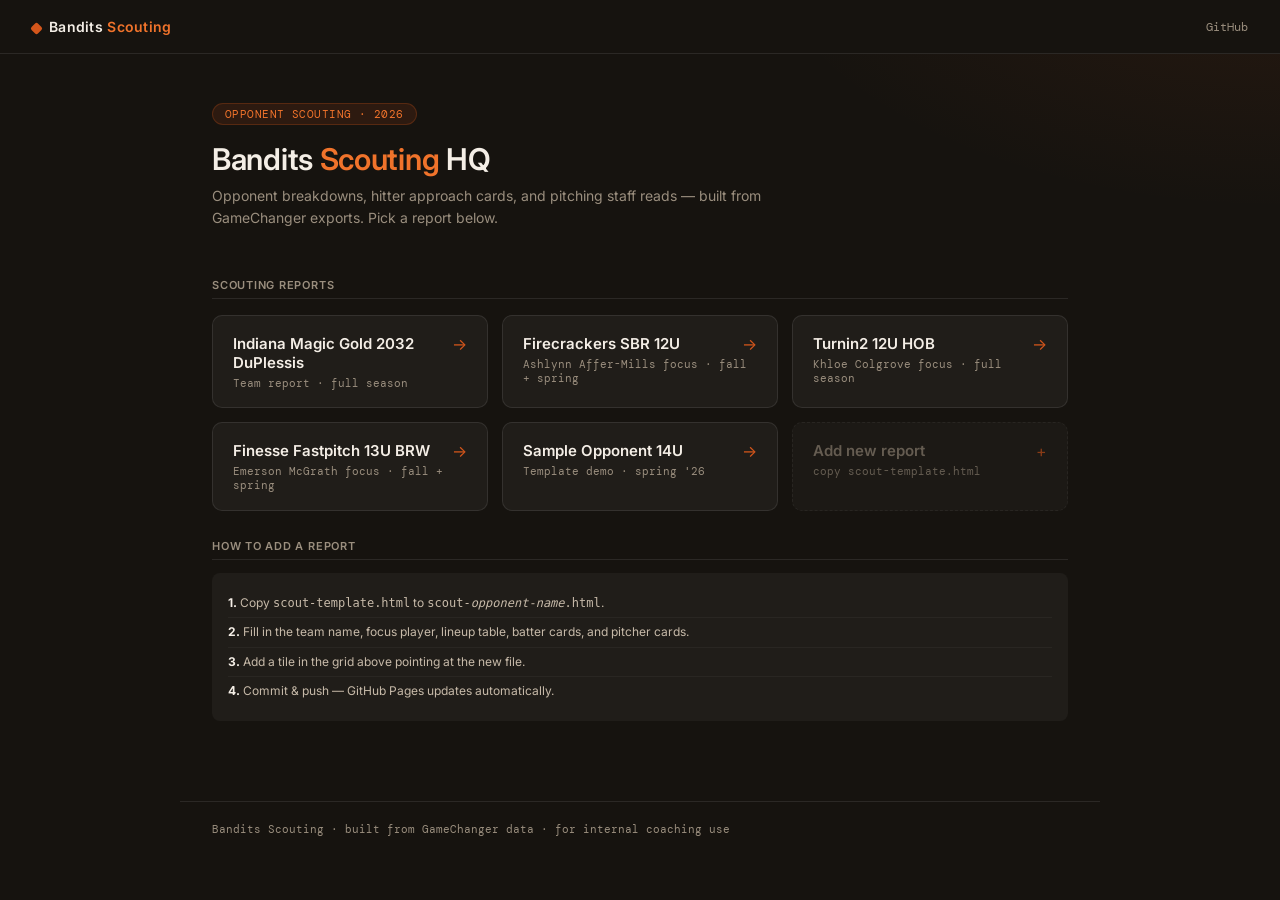
<file: index.html>
<!DOCTYPE html>
<html lang="en">
<head>
<meta charset="UTF-8">
<meta name="viewport" content="width=device-width,initial-scale=1.0">
<title>Bandits Scouting</title>
<link href="https://fonts.googleapis.com/css2?family=Inter:wght@400;500;600&family=DM+Mono:wght@400;500&display=swap" rel="stylesheet">
<link rel="stylesheet" href="style.css">
</head>
<body>
<nav class="topbar">
  <a href="index.html" class="logo"><span class="mark"></span>Bandits <span>Scouting</span></a>
  <a href="https://github.com/" class="back">GitHub</a>
</nav>

<header class="hero">
  <div class="badge">OPPONENT SCOUTING · 2026</div>
  <h1>Bandits <span>Scouting</span> HQ</h1>
  <p class="tagline">Opponent breakdowns, hitter approach cards, and pitching staff reads — built from GameChanger exports. Pick a report below.</p>
</header>

<main class="wrap">
  <div class="sl">Scouting reports</div>
  <div class="scout-grid">

    <!-- Indiana Magic Gold 2032 DuPlessis -->
    <a class="scout-link" href="scout-img-gold-2032-duplessis.html">
      <span class="arrow">→</span>
      <div class="opp">Indiana Magic Gold 2032 DuPlessis</div>
      <div class="meta">Team report · full season</div>
    </a>

    <!-- Firecrackers SBR 12U -->
    <a class="scout-link" href="scout-firecrackers-sbr-12u.html">
      <span class="arrow">→</span>
      <div class="opp">Firecrackers SBR 12U</div>
      <div class="meta">Ashlynn Affer-Mills focus · fall + spring</div>
    </a>

    <!-- Turnin2 12U HOB -->
    <a class="scout-link" href="scout-turnin2-12u-hob.html">
      <span class="arrow">→</span>
      <div class="opp">Turnin2 12U HOB</div>
      <div class="meta">Khloe Colgrove focus · full season</div>
    </a>

    <!-- Finesse 13U BRW -->
    <a class="scout-link" href="scout-finesse-13u-brw.html">
      <span class="arrow">→</span>
      <div class="opp">Finesse Fastpitch 13U BRW</div>
      <div class="meta">Emerson McGrath focus · fall + spring</div>
    </a>

    <!-- Sample / template demo -->
    <a class="scout-link" href="scout-sample.html">
      <span class="arrow">→</span>
      <div class="opp">Sample Opponent 14U</div>
      <div class="meta">Template demo · spring '26</div>
    </a>

    <!-- Duplicate scout-template.html for each new opponent and add a tile here -->
    <a class="scout-link placeholder" href="scout-template.html">
      <span class="arrow">+</span>
      <div class="opp">Add new report</div>
      <div class="meta">copy scout-template.html</div>
    </a>

  </div>

  <div class="sl">How to add a report</div>
  <div class="box">
    <div class="box-item"><strong>1.</strong> Copy <code>scout-template.html</code> to <code>scout-<em>opponent-name</em>.html</code>.</div>
    <div class="box-item"><strong>2.</strong> Fill in the team name, focus player, lineup table, batter cards, and pitcher cards.</div>
    <div class="box-item"><strong>3.</strong> Add a tile in the grid above pointing at the new file.</div>
    <div class="box-item"><strong>4.</strong> Commit &amp; push — GitHub Pages updates automatically.</div>
  </div>
</main>

<footer class="foot">
  Bandits Scouting · built from GameChanger data · for internal coaching use
</footer>
</body>
</html>
</file>
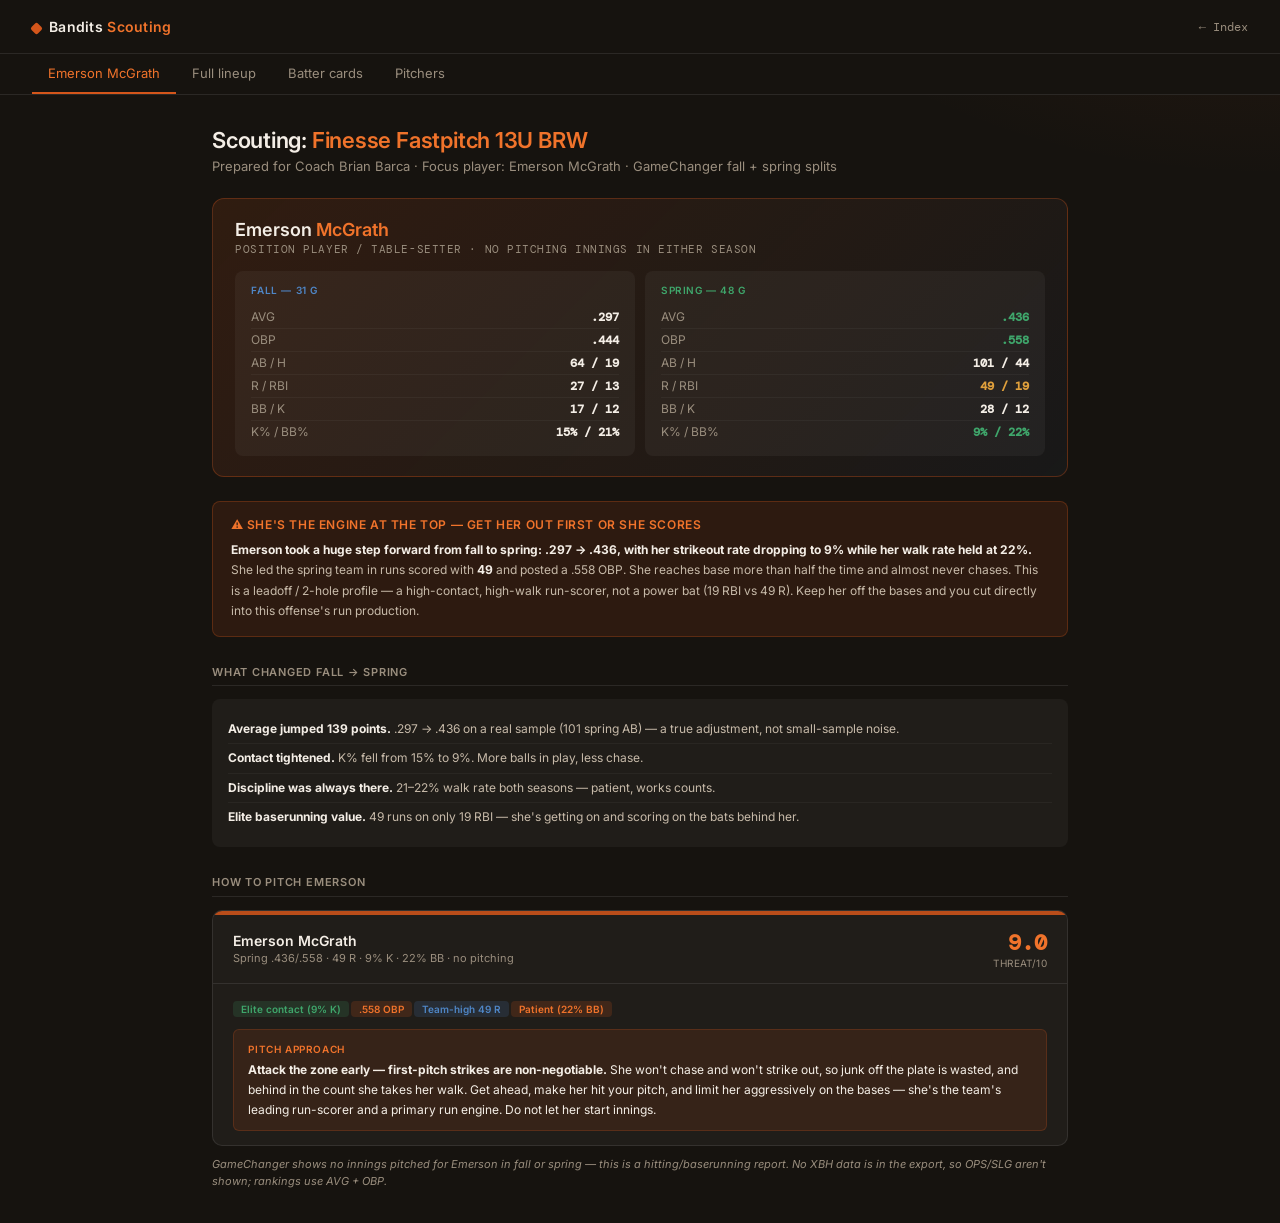
<file: scout-finesse-13u-brw.html>
<!DOCTYPE html>
<html lang="en">
<head>
<meta charset="UTF-8">
<meta name="viewport" content="width=device-width,initial-scale=1.0">
<title>Finesse 13U BRW Scouting — Bandits</title>
<link href="https://fonts.googleapis.com/css2?family=Inter:wght@400;500;600&family=DM+Mono:wght@400;500&display=swap" rel="stylesheet">
<link rel="stylesheet" href="style.css">
</head>
<body>
<nav class="topbar">
  <a href="index.html" class="logo"><span class="mark"></span>Bandits <span>Scouting</span></a>
  <a href="index.html" class="back">← Index</a>
</nav>

<div class="tabs">
  <button class="tab active" onclick="show('overview',this)">Emerson McGrath</button>
  <button class="tab" onclick="show('lineup',this)">Full lineup</button>
  <button class="tab" onclick="show('batters',this)">Batter cards</button>
  <button class="tab" onclick="show('pitchers',this)">Pitchers</button>
</div>

<!-- ===================== OVERVIEW / EMERSON ===================== -->
<div class="section active" id="overview">
  <h1>Scouting: <span>Finesse Fastpitch 13U BRW</span></h1>
  <p class="sub">Prepared for Coach Brian Barca · Focus player: Emerson McGrath · GameChanger fall + spring splits</p>

  <div class="feat">
    <div class="feat-name">Emerson <span>McGrath</span></div>
    <div class="feat-tag">Position player / table-setter · No pitching innings in either season</div>
    <div class="split-grid">
      <div class="split-card">
        <div class="sct prev">Fall — 31 G</div>
        <div class="sr"><span class="sl2">AVG</span><span class="sv">.297</span></div>
        <div class="sr"><span class="sl2">OBP</span><span class="sv">.444</span></div>
        <div class="sr"><span class="sl2">AB / H</span><span class="sv">64 / 19</span></div>
        <div class="sr"><span class="sl2">R / RBI</span><span class="sv">27 / 13</span></div>
        <div class="sr"><span class="sl2">BB / K</span><span class="sv">17 / 12</span></div>
        <div class="sr"><span class="sl2">K% / BB%</span><span class="sv">15% / 21%</span></div>
      </div>
      <div class="split-card">
        <div class="sct now">Spring — 48 G</div>
        <div class="sr"><span class="sl2">AVG</span><span class="sv" style="color:var(--green);">.436</span></div>
        <div class="sr"><span class="sl2">OBP</span><span class="sv" style="color:var(--green);">.558</span></div>
        <div class="sr"><span class="sl2">AB / H</span><span class="sv">101 / 44</span></div>
        <div class="sr"><span class="sl2">R / RBI</span><span class="sv" style="color:var(--gold);">49 / 19</span></div>
        <div class="sr"><span class="sl2">BB / K</span><span class="sv">28 / 12</span></div>
        <div class="sr"><span class="sl2">K% / BB%</span><span class="sv" style="color:var(--green);">9% / 22%</span></div>
      </div>
    </div>
  </div>

  <div class="alert">
    <div class="alert-title">⚠ She's the engine at the top — get her out first or she scores</div>
    <div class="alert-body"><strong>Emerson took a huge step forward from fall to spring: .297 → .436, with her strikeout rate dropping to 9% while her walk rate held at 22%.</strong> She led the spring team in runs scored with <strong>49</strong> and posted a .558 OBP. She reaches base more than half the time and almost never chases. This is a leadoff / 2-hole profile — a high-contact, high-walk run-scorer, not a power bat (19 RBI vs 49 R). Keep her off the bases and you cut directly into this offense's run production.</div>
  </div>

  <div class="sl">What changed fall → spring</div>
  <div class="box">
    <div class="box-item"><strong>Average jumped 139 points.</strong> .297 → .436 on a real sample (101 spring AB) — a true adjustment, not small-sample noise.</div>
    <div class="box-item"><strong>Contact tightened.</strong> K% fell from 15% to 9%. More balls in play, less chase.</div>
    <div class="box-item"><strong>Discipline was always there.</strong> 21–22% walk rate both seasons — patient, works counts.</div>
    <div class="box-item"><strong>Elite baserunning value.</strong> 49 runs on only 19 RBI — she's getting on and scoring on the bats behind her.</div>
  </div>

  <div class="sl">How to pitch Emerson</div>
  <div class="hc">
    <div style="height:4px;background:var(--orange);opacity:.85;"></div>
    <div class="hc-hdr">
      <div><div class="hc-name">Emerson McGrath</div><div class="hc-pos">Spring .436/.558 · 49 R · 9% K · 22% BB · no pitching</div></div>
      <div><div class="hc-t" style="color:var(--orange-bright);">9.0</div><div class="hc-tl">Threat/10</div></div>
    </div>
    <div class="hc-body">
      <div style="margin-bottom:.75rem;"><span class="pill pg">Elite contact (9% K)</span><span class="pill pw">.558 OBP</span><span class="pill pb">Team-high 49 R</span><span class="pill pw">Patient (22% BB)</span></div>
      <div class="approach"><div class="al">Pitch approach</div><strong>Attack the zone early — first-pitch strikes are non-negotiable.</strong> She won't chase and won't strike out, so junk off the plate is wasted, and behind in the count she takes her walk. Get ahead, make her hit your pitch, and limit her aggressively on the bases — she's the team's leading run-scorer and a primary run engine. Do not let her start innings.</div>
    </div>
  </div>
  <p class="note">GameChanger shows no innings pitched for Emerson in fall or spring — this is a hitting/baserunning report. No XBH data is in the export, so OPS/SLG aren't shown; rankings use AVG + OBP.</p>
</div>

<!-- ===================== FULL LINEUP ===================== -->
<div class="section" id="lineup">
  <h1>Full lineup <span style="font-size:13px;color:var(--muted);font-weight:400;">— Spring</span></h1>
  <p class="sub">Finesse Fastpitch 13U BRW · qualified hitters (40+ AB) sorted by AVG · ⚾ = also pitches</p>
  <table class="lineup-table">
    <thead><tr><th>Player</th><th>AB</th><th>AVG</th><th>OBP</th><th>K%</th><th>BB%</th><th>RBI</th><th>R</th><th>Pit</th></tr></thead>
    <tbody>
      <tr><td><strong>Katy S</strong></td><td>53</td><td style="color:var(--green);">.566</td><td>.589</td><td style="color:var(--green);">7%</td><td>5%</td><td>13</td><td>32</td><td></td></tr>
      <tr><td><strong>Aj G</strong></td><td>86</td><td style="color:var(--green);">.512</td><td>.548</td><td>14%</td><td>8%</td><td>38</td><td>38</td><td></td></tr>
      <tr><td><strong>Emily O</strong></td><td>96</td><td style="color:var(--green);">.458</td><td>.532</td><td>16%</td><td>14%</td><td>31</td><td>20</td><td>⚾</td></tr>
      <tr><td><strong>Naz A</strong></td><td>107</td><td style="color:var(--green);">.439</td><td>.500</td><td>10%</td><td>11%</td><td>34</td><td>37</td><td>⚾</td></tr>
      <tr style="background:var(--orange-soft);"><td><strong>Emerson M</strong></td><td>101</td><td style="color:var(--green);">.436</td><td style="color:var(--gold);">.558</td><td style="color:var(--green);">9%</td><td>22%</td><td>19</td><td style="color:var(--gold);">49</td><td></td></tr>
      <tr><td><strong>Maddy L</strong></td><td>90</td><td style="color:var(--gold);">.356</td><td>.463</td><td style="color:var(--green);">6%</td><td>17%</td><td>21</td><td>9</td><td></td></tr>
      <tr><td><strong>Lola M</strong></td><td>96</td><td style="color:var(--gold);">.344</td><td>.422</td><td>19%</td><td>12%</td><td>21</td><td>28</td><td></td></tr>
      <tr><td><strong>Collins D</strong></td><td>87</td><td style="color:var(--gold);">.333</td><td>.408</td><td>9%</td><td>11%</td><td>28</td><td>24</td><td></td></tr>
      <tr><td><strong>Blake A</strong></td><td>75</td><td>.320</td><td>.370</td><td style="color:var(--green);">6%</td><td>7%</td><td>12</td><td>17</td><td>⚾</td></tr>
      <tr><td><strong>Kylee M</strong></td><td>93</td><td>.301</td><td>.330</td><td style="color:var(--red);">24%</td><td>4%</td><td>18</td><td>17</td><td></td></tr>
      <tr><td><strong>Abby P</strong></td><td>40</td><td>.275</td><td>.326</td><td>19%</td><td>7%</td><td>7</td><td>8</td><td></td></tr>
      <tr><td><strong>Lacey C</strong></td><td>45</td><td>.244</td><td>.333</td><td>16%</td><td>12%</td><td>8</td><td>12</td><td></td></tr>
    </tbody>
  </table>
  <p class="note">Deep, contact-oriented spring lineup — five qualified hitters at .436 or better. Bottom of the order (Kylee M 24% K, Lacey C .244) is where to apply pressure.</p>
</div>

<!-- ===================== BATTER CARDS ===================== -->
<div class="section" id="batters">
  <h1>Batter-by-batter approach</h1>
  <p class="sub">Finesse Fastpitch 13U BRW · spring stats · threat rating and pitch approach for top of the order</p>

  <div class="hc">
    <div style="height:4px;background:var(--red);opacity:.7;"></div>
    <div class="hc-hdr"><div><div class="hc-name">Katy S</div><div class="hc-pos">#1 by AVG · 53 AB</div></div><div><div class="hc-t" style="color:var(--red);">9.5</div><div class="hc-tl">Threat/10</div></div></div>
    <div class="hc-body">
      <div class="sg">
        <div><div class="sr"><span class="sl2">AVG</span><span class="sv" style="color:var(--red);">.566</span></div><div class="sr"><span class="sl2">OBP</span><span class="sv">.589</span></div><div class="sr"><span class="sl2">AB</span><span class="sv">53</span></div><div class="sr"><span class="sl2">RBI</span><span class="sv">13</span></div><div class="sr"><span class="sl2">Runs</span><span class="sv">32</span></div></div>
        <div><div class="sr"><span class="sl2">K rate</span><span class="sv" style="color:var(--green);">7%</span></div><div class="sr"><span class="sl2">BB rate</span><span class="sv">5%</span></div><div class="sr"><span class="sl2">BB</span><span class="sv">3</span></div><div class="sr"><span class="sl2">K</span><span class="sv">4</span></div><div style="margin-top:.5rem;"><span class="pill pr">Elite BA</span><span class="pill pg">7% K</span></div></div>
      </div>
      <div class="approach"><div class="al">Pitch approach</div><strong>Extreme caution — smaller sample but scorching.</strong> .566 in 53 AB with a 7% K rate; makes contact on nearly everything. Work the edges, change speeds, never give her a pitch to drive. Aggressive on the bases (32 R).</div>
    </div>
  </div>

  <div class="hc">
    <div style="height:4px;background:var(--red);opacity:.7;"></div>
    <div class="hc-hdr"><div><div class="hc-name">Aj G</div><div class="hc-pos">#2 by AVG · 86 AB · primary RBI bat</div></div><div><div class="hc-t" style="color:var(--red);">9.5</div><div class="hc-tl">Threat/10</div></div></div>
    <div class="hc-body">
      <div class="sg">
        <div><div class="sr"><span class="sl2">AVG</span><span class="sv" style="color:var(--red);">.512</span></div><div class="sr"><span class="sl2">OBP</span><span class="sv">.548</span></div><div class="sr"><span class="sl2">AB</span><span class="sv">86</span></div><div class="sr"><span class="sl2">RBI</span><span class="sv">38</span></div><div class="sr"><span class="sl2">Runs</span><span class="sv">38</span></div></div>
        <div><div class="sr"><span class="sl2">K rate</span><span class="sv">14%</span></div><div class="sr"><span class="sl2">BB rate</span><span class="sv">8%</span></div><div class="sr"><span class="sl2">BB</span><span class="sv">7</span></div><div class="sr"><span class="sl2">K</span><span class="sv">13</span></div><div style="margin-top:.5rem;"><span class="pill pr">Elite BA</span><span class="pill pr">38 RBI</span></div></div>
      </div>
      <div class="approach"><div class="al">Pitch approach</div><strong>The run-producer — pitch around her with runners on.</strong> Team-high 38 RBI on a .512 average. This is the bat that drives Emerson and Katy in. Don't give in middle-in; expand the zone and make her chase before you challenge.</div>
    </div>
  </div>

  <div class="hc">
    <div style="height:4px;background:var(--orange);opacity:.85;"></div>
    <div class="hc-hdr"><div><div class="hc-name">Emerson M</div><div class="hc-pos">#3 by AVG · 101 AB · team-high 49 R · focus player</div></div><div><div class="hc-t" style="color:var(--orange-bright);">9.0</div><div class="hc-tl">Threat/10</div></div></div>
    <div class="hc-body">
      <div class="sg">
        <div><div class="sr"><span class="sl2">AVG</span><span class="sv" style="color:var(--green);">.436</span></div><div class="sr"><span class="sl2">OBP</span><span class="sv" style="color:var(--gold);">.558</span></div><div class="sr"><span class="sl2">AB</span><span class="sv">101</span></div><div class="sr"><span class="sl2">RBI</span><span class="sv">19</span></div><div class="sr"><span class="sl2">Runs</span><span class="sv" style="color:var(--gold);">49</span></div></div>
        <div><div class="sr"><span class="sl2">K rate</span><span class="sv" style="color:var(--green);">9%</span></div><div class="sr"><span class="sl2">BB rate</span><span class="sv">22%</span></div><div class="sr"><span class="sl2">BB</span><span class="sv">28</span></div><div class="sr"><span class="sl2">K</span><span class="sv">12</span></div><div style="margin-top:.5rem;"><span class="pill pg">9% K</span><span class="pill pw">.558 OBP</span><span class="pill pb">49 R</span></div></div>
      </div>
      <div class="approach"><div class="al">Pitch approach</div><strong>First-pitch strikes, then make her earn it in the zone.</strong> Won't chase (22% BB), won't strike out (9% K). Behind in the count she walks. Get ahead early, keep her in the yard, and shut down her running game — she sets the table for AJ G.</div>
    </div>
  </div>

  <div class="hc">
    <div style="height:4px;background:var(--red);opacity:.7;"></div>
    <div class="hc-hdr"><div><div class="hc-name">Emily O</div><div class="hc-pos">#4 by AVG · 96 AB · #2 arm</div></div><div><div class="hc-t" style="color:var(--red);">8.5</div><div class="hc-tl">Threat/10</div></div></div>
    <div class="hc-body">
      <div class="sg">
        <div><div class="sr"><span class="sl2">AVG</span><span class="sv" style="color:var(--red);">.458</span></div><div class="sr"><span class="sl2">OBP</span><span class="sv">.532</span></div><div class="sr"><span class="sl2">AB</span><span class="sv">96</span></div><div class="sr"><span class="sl2">RBI</span><span class="sv">31</span></div><div class="sr"><span class="sl2">Runs</span><span class="sv">20</span></div></div>
        <div><div class="sr"><span class="sl2">K rate</span><span class="sv">16%</span></div><div class="sr"><span class="sl2">BB rate</span><span class="sv">14%</span></div><div class="sr"><span class="sl2">BB</span><span class="sv">15</span></div><div class="sr"><span class="sl2">K</span><span class="sv">18</span></div><div style="margin-top:.5rem;"><span class="pill pr">.458 BA</span><span class="pill pw">Two-way</span><span class="pill pr">31 RBI</span></div></div>
      </div>
      <div class="approach"><div class="al">Pitch approach</div><strong>Dangerous and patient.</strong> .458 with a 14% walk rate and 31 RBI — another middle-of-order run producer. She'll take a walk, so don't nibble into a free pass; locate, change eye level, avoid the middle.</div>
    </div>
  </div>

  <div class="hc">
    <div style="height:4px;background:var(--red);opacity:.7;"></div>
    <div class="hc-hdr"><div><div class="hc-name">Naz A</div><div class="hc-pos">#5 by AVG · 107 AB · ace pitcher</div></div><div><div class="hc-t" style="color:var(--red);">9.0</div><div class="hc-tl">Threat/10</div></div></div>
    <div class="hc-body">
      <div class="sg">
        <div><div class="sr"><span class="sl2">AVG</span><span class="sv" style="color:var(--red);">.439</span></div><div class="sr"><span class="sl2">OBP</span><span class="sv">.500</span></div><div class="sr"><span class="sl2">AB</span><span class="sv">107</span></div><div class="sr"><span class="sl2">RBI</span><span class="sv">34</span></div><div class="sr"><span class="sl2">Runs</span><span class="sv">37</span></div></div>
        <div><div class="sr"><span class="sl2">K rate</span><span class="sv">10%</span></div><div class="sr"><span class="sl2">BB rate</span><span class="sv">11%</span></div><div class="sr"><span class="sl2">BB</span><span class="sv">13</span></div><div class="sr"><span class="sl2">K</span><span class="sv">12</span></div><div style="margin-top:.5rem;"><span class="pill pr">.439 BA</span><span class="pill pw">Two-way ace</span><span class="pill pr">34 RBI</span></div></div>
      </div>
      <div class="approach"><div class="al">Pitch approach</div><strong>Their best all-around player — full caution.</strong> .439 with 34 RBI and a 10% K rate, plus she's the staff ace (86 IP, 3.26 ERA, 102 K). Location is everything; she makes contact and does damage.</div>
    </div>
  </div>
</div>

<!-- ===================== PITCHERS ===================== -->
<div class="section" id="pitchers">
  <h1>Pitching staff</h1>
  <p class="sub">Finesse Fastpitch 13U BRW · what to expect in the circle, spring + fall</p>

  <div class="sl">Spring staff</div>
  <div class="staff-grid">
    <div class="staff-card" style="background:rgba(63,166,107,.07);border-color:rgba(63,166,107,.22);">
      <div class="staff-name">Brynn P</div>
      <div class="staff-stat" style="color:var(--green);">2.16</div>
      <div class="staff-sub">35.2 IP · 53 K (13.4/9)<br>WHIP 1.09 · sharpest arm</div>
    </div>
    <div class="staff-card">
      <div class="staff-name">Naz A <span style="color:var(--gold);">★</span></div>
      <div class="staff-stat">3.26</div>
      <div class="staff-sub">86.0 IP · 102 K (10.7/9)<br>WHIP 1.37 · workhorse ace</div>
    </div>
    <div class="staff-card">
      <div class="staff-name">Blake A</div>
      <div class="staff-stat">3.75</div>
      <div class="staff-sub">56.0 IP · 62 K (10.0/9)<br>WHIP 1.84 · walks hittable</div>
    </div>
    <div class="staff-card">
      <div class="staff-name">Emily O</div>
      <div class="staff-stat">3.94</div>
      <div class="staff-sub">58.2 IP · 61 K (9.4/9)<br>WHIP 1.84 · also bats .458</div>
    </div>
  </div>

  <div class="sl">Fall staff (trend reference)</div>
  <div class="staff-grid">
    <div class="staff-card">
      <div class="staff-name">Nadiya A</div>
      <div class="staff-stat">3.21</div>
      <div class="staff-sub">52.1 IP · 66 K (11.3/9)<br>WHIP 1.45</div>
    </div>
    <div class="staff-card">
      <div class="staff-name">Brynn P</div>
      <div class="staff-stat">5.49</div>
      <div class="staff-sub">21.2 IP · 29 K<br>WHIP 1.85 · big spring jump</div>
    </div>
    <div class="staff-card">
      <div class="staff-name">Emily O</div>
      <div class="staff-stat">6.32</div>
      <div class="staff-sub">37.2 IP · 29 K<br>WHIP 2.15 · improved by spring</div>
    </div>
    <div class="staff-card">
      <div class="staff-name">Blake A</div>
      <div class="staff-stat">7.45</div>
      <div class="staff-sub">31.0 IP · 46 K<br>WHIP 2.00 · improved by spring</div>
    </div>
  </div>

  <div class="sl">Read on the staff</div>
  <div class="box">
    <div class="box-item"><strong>Brynn P is the one to watch.</strong> 5.49 fall ERA → 2.16 in spring, 1.09 WHIP, 13.4 K/9 — the most dominant arm right now. If she starts, expect strikes and swings-and-misses.</div>
    <div class="box-item"><strong>Naz A is the workhorse.</strong> 86 spring innings, 102 K, 3.26 ERA. Durable and reliable — likely to throw the bulk of bracket play (1.37 WHIP).</div>
    <div class="box-item"><strong>Blake A and Emily O are more hittable.</strong> Both carry 1.84 WHIPs and issue free passes (Blake 29 BB/56 IP, Emily 40 BB/58 IP). Be patient and work counts.</div>
    <div class="box-item"><strong>Staff trend is up.</strong> Every returning arm improved its ERA fall → spring. A developing, deepening staff, not a one-pitcher team.</div>
  </div>
  <p class="note">Counts are GameChanger season totals for the listed split. K/9 derived from IP and SO. The 0.2-IP outlier (Ruhaani D) is omitted as noise.</p>
</div>

<script>
function show(id,btn){
  document.querySelectorAll('.section').forEach(s=>s.classList.remove('active'));
  document.querySelectorAll('.tab').forEach(t=>t.classList.remove('active'));
  document.getElementById(id).classList.add('active');
  btn.classList.add('active');
  window.scrollTo({top:0,behavior:'smooth'});
}
</script>
</body>
</html>
</file>
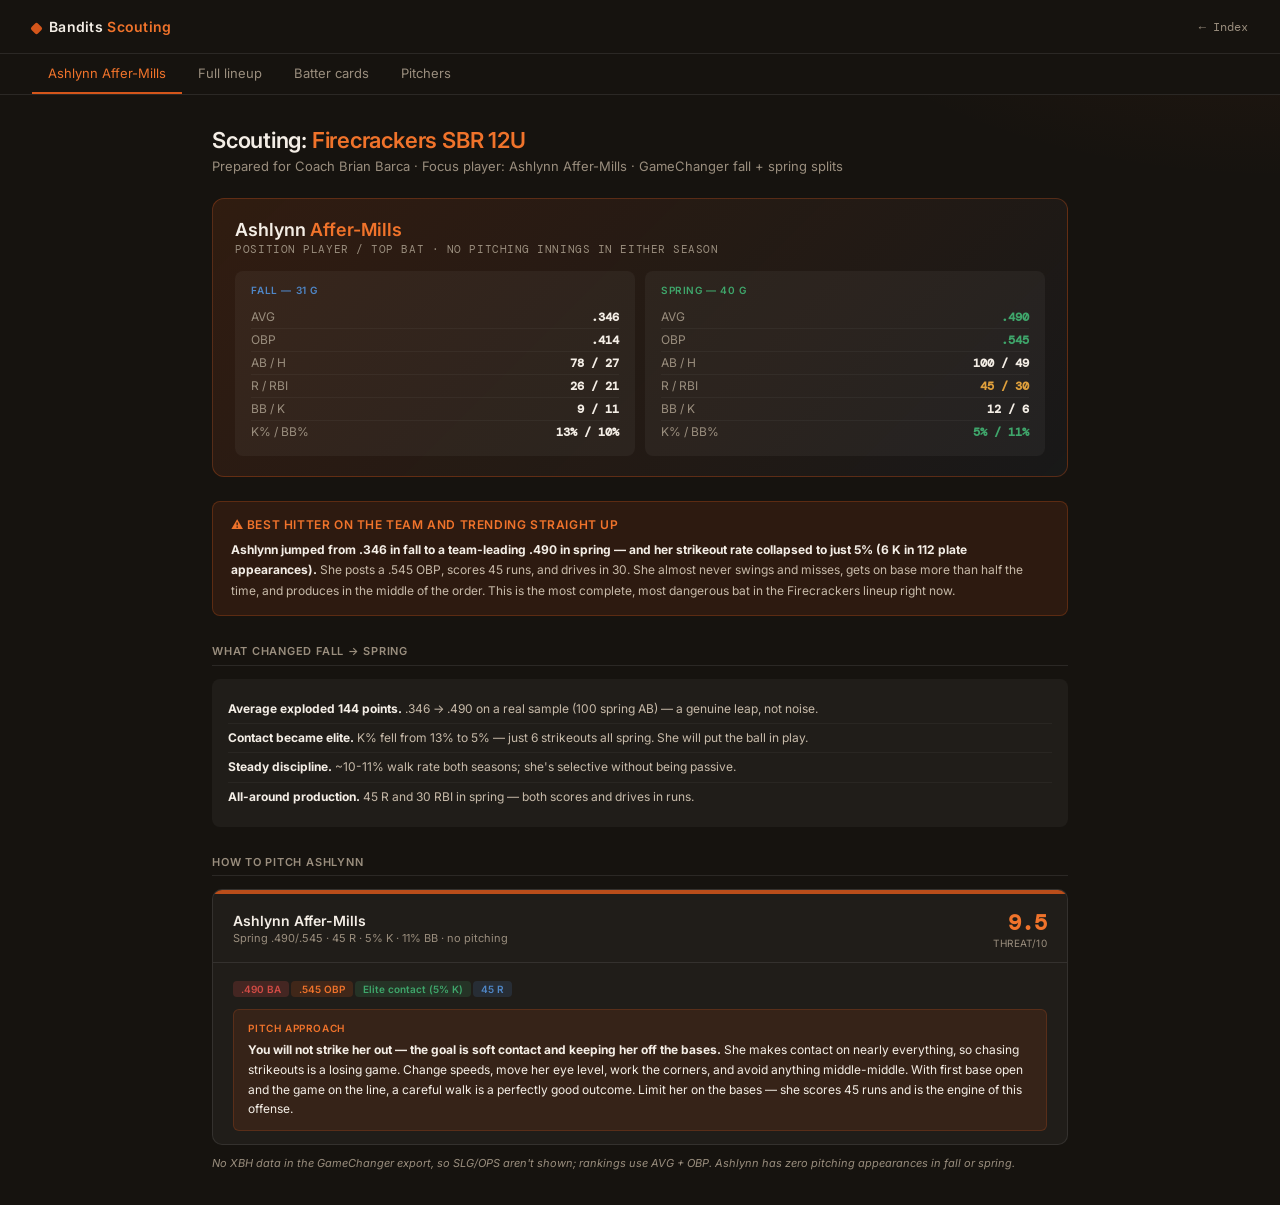
<file: scout-firecrackers-sbr-12u.html>
<!DOCTYPE html>
<html lang="en">
<head>
<meta charset="UTF-8">
<meta name="viewport" content="width=device-width,initial-scale=1.0">
<title>Firecrackers SBR 12U Scouting — Bandits</title>
<link href="https://fonts.googleapis.com/css2?family=Inter:wght@400;500;600&family=DM+Mono:wght@400;500&display=swap" rel="stylesheet">
<link rel="stylesheet" href="style.css">
</head>
<body>
<nav class="topbar">
  <a href="index.html" class="logo"><span class="mark"></span>Bandits <span>Scouting</span></a>
  <a href="index.html" class="back">← Index</a>
</nav>

<div class="tabs">
  <button class="tab active" onclick="show('overview',this)">Ashlynn Affer-Mills</button>
  <button class="tab" onclick="show('lineup',this)">Full lineup</button>
  <button class="tab" onclick="show('batters',this)">Batter cards</button>
  <button class="tab" onclick="show('pitchers',this)">Pitchers</button>
</div>

<!-- OVERVIEW -->
<div class="section active" id="overview">
  <h1>Scouting: <span>Firecrackers SBR 12U</span></h1>
  <p class="sub">Prepared for Coach Brian Barca · Focus player: Ashlynn Affer-Mills · GameChanger fall + spring splits</p>

  <div class="feat">
    <div class="feat-name">Ashlynn <span>Affer-Mills</span></div>
    <div class="feat-tag">Position player / top bat · No pitching innings in either season</div>
    <div class="split-grid">
      <div class="split-card">
        <div class="sct prev">Fall — 31 G</div>
        <div class="sr"><span class="sl2">AVG</span><span class="sv">.346</span></div>
        <div class="sr"><span class="sl2">OBP</span><span class="sv">.414</span></div>
        <div class="sr"><span class="sl2">AB / H</span><span class="sv">78 / 27</span></div>
        <div class="sr"><span class="sl2">R / RBI</span><span class="sv">26 / 21</span></div>
        <div class="sr"><span class="sl2">BB / K</span><span class="sv">9 / 11</span></div>
        <div class="sr"><span class="sl2">K% / BB%</span><span class="sv">13% / 10%</span></div>
      </div>
      <div class="split-card">
        <div class="sct now">Spring — 40 G</div>
        <div class="sr"><span class="sl2">AVG</span><span class="sv" style="color:var(--green);">.490</span></div>
        <div class="sr"><span class="sl2">OBP</span><span class="sv" style="color:var(--green);">.545</span></div>
        <div class="sr"><span class="sl2">AB / H</span><span class="sv">100 / 49</span></div>
        <div class="sr"><span class="sl2">R / RBI</span><span class="sv" style="color:var(--gold);">45 / 30</span></div>
        <div class="sr"><span class="sl2">BB / K</span><span class="sv">12 / 6</span></div>
        <div class="sr"><span class="sl2">K% / BB%</span><span class="sv" style="color:var(--green);">5% / 11%</span></div>
      </div>
    </div>
  </div>

  <div class="alert">
    <div class="alert-title">⚠ Best hitter on the team and trending straight up</div>
    <div class="alert-body"><strong>Ashlynn jumped from .346 in fall to a team-leading .490 in spring — and her strikeout rate collapsed to just 5% (6 K in 112 plate appearances).</strong> She posts a .545 OBP, scores 45 runs, and drives in 30. She almost never swings and misses, gets on base more than half the time, and produces in the middle of the order. This is the most complete, most dangerous bat in the Firecrackers lineup right now.</div>
  </div>

  <div class="sl">What changed fall &rarr; spring</div>
  <div class="box">
    <div class="box-item"><strong>Average exploded 144 points.</strong> .346 &rarr; .490 on a real sample (100 spring AB) &mdash; a genuine leap, not noise.</div>
    <div class="box-item"><strong>Contact became elite.</strong> K% fell from 13% to 5% &mdash; just 6 strikeouts all spring. She will put the ball in play.</div>
    <div class="box-item"><strong>Steady discipline.</strong> ~10-11% walk rate both seasons; she's selective without being passive.</div>
    <div class="box-item"><strong>All-around production.</strong> 45 R and 30 RBI in spring &mdash; both scores and drives in runs.</div>
  </div>

  <div class="sl">How to pitch Ashlynn</div>
  <div class="hc">
    <div style="height:4px;background:var(--orange);opacity:.85;"></div>
    <div class="hc-hdr">
      <div><div class="hc-name">Ashlynn Affer-Mills</div><div class="hc-pos">Spring .490/.545 · 45 R · 5% K · 11% BB · no pitching</div></div>
      <div><div class="hc-t" style="color:var(--orange-bright);">9.5</div><div class="hc-tl">Threat/10</div></div>
    </div>
    <div class="hc-body">
      <div style="margin-bottom:.75rem;"><span class="pill pr">.490 BA</span><span class="pill pw">.545 OBP</span><span class="pill pg">Elite contact (5% K)</span><span class="pill pb">45 R</span></div>
      <div class="approach"><div class="al">Pitch approach</div><strong>You will not strike her out &mdash; the goal is soft contact and keeping her off the bases.</strong> She makes contact on nearly everything, so chasing strikeouts is a losing game. Change speeds, move her eye level, work the corners, and avoid anything middle-middle. With first base open and the game on the line, a careful walk is a perfectly good outcome. Limit her on the bases &mdash; she scores 45 runs and is the engine of this offense.</div>
    </div>
  </div>
  <p class="note">No XBH data in the GameChanger export, so SLG/OPS aren't shown; rankings use AVG + OBP. Ashlynn has zero pitching appearances in fall or spring.</p>
</div>

<!-- LINEUP -->
<div class="section" id="lineup">
  <h1>Full lineup <span style="font-size:13px;color:var(--muted);font-weight:400;">&mdash; Spring</span></h1>
  <p class="sub">Firecrackers SBR 12U · qualified hitters (25+ AB) sorted by AVG · &#9918; = also pitches</p>
  <table class="lineup-table">
    <thead><tr><th>Player</th><th>AB</th><th>AVG</th><th>OBP</th><th>K%</th><th>BB%</th><th>RBI</th><th>R</th><th>Pit</th></tr></thead>
    <tbody>
      <tr style="background:var(--orange-soft);"><td><strong>Ashlyn A</strong></td><td>100</td><td style="color:var(--green);">.490</td><td style="color:var(--gold);">.545</td><td style="color:var(--green);">5%</td><td>11%</td><td>30</td><td style="color:var(--gold);">45</td><td></td></tr>
      <tr><td><strong>Ella I</strong></td><td>95</td><td style="color:var(--green);">.484</td><td>.520</td><td>11%</td><td>7%</td><td>42</td><td>36</td><td></td></tr>
      <tr><td><strong>Sadie L</strong></td><td>100</td><td style="color:var(--green);">.390</td><td>.413</td><td>13%</td><td>4%</td><td>30</td><td>34</td><td></td></tr>
      <tr><td><strong>Viola W</strong></td><td>91</td><td style="color:var(--gold);">.385</td><td>.462</td><td>11%</td><td>12%</td><td>15</td><td>46</td><td>&#9918;</td></tr>
      <tr><td><strong>Jadyn B</strong></td><td>95</td><td style="color:var(--gold);">.358</td><td>.384</td><td>12%</td><td>4%</td><td>37</td><td>27</td><td></td></tr>
      <tr><td><strong>Mia B</strong></td><td>98</td><td style="color:var(--gold);">.357</td><td>.471</td><td>13%</td><td>18%</td><td>15</td><td>34</td><td>&#9918;</td></tr>
      <tr><td><strong>Kora R</strong></td><td>83</td><td>.289</td><td>.352</td><td>12%</td><td>9%</td><td>20</td><td>14</td><td>&#9918;</td></tr>
      <tr><td><strong>Maci I</strong></td><td>70</td><td>.271</td><td>.354</td><td style="color:var(--red);">23%</td><td>11%</td><td>12</td><td>17</td><td></td></tr>
      <tr><td><strong>Mackenzie S</strong></td><td>77</td><td>.260</td><td>.352</td><td style="color:var(--red);">33%</td><td>12%</td><td>18</td><td>17</td><td>&#9918;</td></tr>
      <tr><td><strong>Eva L</strong></td><td>25</td><td>.040</td><td>.040</td><td>20%</td><td>0%</td><td>4</td><td>4</td><td></td></tr>
    </tbody>
  </table>
  <p class="note">Top-heavy: Ashlyn (.490) and Ella I (.484) are the two elite bats. Sadie, Viola, Jadyn, Mia form a solid .355-.390 middle. Pressure points: Maci I (23% K), Mackenzie S (33% K), Eva L (.040).</p>
</div>

<!-- BATTERS -->
<div class="section" id="batters">
  <h1>Batter-by-batter approach</h1>
  <p class="sub">Firecrackers SBR 12U · spring stats · top of the order</p>

  <div class="hc">
    <div style="height:4px;background:var(--orange);opacity:.85;"></div>
    <div class="hc-hdr"><div><div class="hc-name">Ashlyn A</div><div class="hc-pos">#1 by AVG · 100 AB · team-best bat · focus player</div></div><div><div class="hc-t" style="color:var(--orange-bright);">9.5</div><div class="hc-tl">Threat/10</div></div></div>
    <div class="hc-body">
      <div class="sg">
        <div><div class="sr"><span class="sl2">AVG</span><span class="sv" style="color:var(--green);">.490</span></div><div class="sr"><span class="sl2">OBP</span><span class="sv" style="color:var(--gold);">.545</span></div><div class="sr"><span class="sl2">AB</span><span class="sv">100</span></div><div class="sr"><span class="sl2">RBI</span><span class="sv">30</span></div><div class="sr"><span class="sl2">Runs</span><span class="sv">45</span></div></div>
        <div><div class="sr"><span class="sl2">K rate</span><span class="sv" style="color:var(--green);">5%</span></div><div class="sr"><span class="sl2">BB rate</span><span class="sv">11%</span></div><div class="sr"><span class="sl2">BB</span><span class="sv">12</span></div><div class="sr"><span class="sl2">K</span><span class="sv">6</span></div><div style="margin-top:.5rem;"><span class="pill pr">.490 BA</span><span class="pill pg">5% K</span><span class="pill pb">45 R</span></div></div>
      </div>
      <div class="approach"><div class="al">Pitch approach</div><strong>Won't strike out &mdash; play for soft contact, not the K.</strong> Change speeds, move her eye level, work corners, nothing middle. With first open, a careful walk is fine. Limit her on the bases &mdash; she's the offense's engine.</div>
    </div>
  </div>

  <div class="hc">
    <div style="height:4px;background:var(--red);opacity:.7;"></div>
    <div class="hc-hdr"><div><div class="hc-name">Ella I</div><div class="hc-pos">#2 by AVG · 95 AB · team-high 42 RBI</div></div><div><div class="hc-t" style="color:var(--red);">9.5</div><div class="hc-tl">Threat/10</div></div></div>
    <div class="hc-body">
      <div class="sg">
        <div><div class="sr"><span class="sl2">AVG</span><span class="sv" style="color:var(--red);">.484</span></div><div class="sr"><span class="sl2">OBP</span><span class="sv">.520</span></div><div class="sr"><span class="sl2">AB</span><span class="sv">95</span></div><div class="sr"><span class="sl2">RBI</span><span class="sv">42</span></div><div class="sr"><span class="sl2">Runs</span><span class="sv">36</span></div></div>
        <div><div class="sr"><span class="sl2">K rate</span><span class="sv">11%</span></div><div class="sr"><span class="sl2">BB rate</span><span class="sv">7%</span></div><div class="sr"><span class="sl2">BB</span><span class="sv">7</span></div><div class="sr"><span class="sl2">K</span><span class="sv">11</span></div><div style="margin-top:.5rem;"><span class="pill pr">.484 BA</span><span class="pill pr">42 RBI</span></div></div>
      </div>
      <div class="approach"><div class="al">Pitch approach</div><strong>The run-producer &mdash; team-high 42 RBI on a .484 average.</strong> Likely hitting right behind Ashlyn; the two of them are the whole offense's core. Pitch around her with runners on; don't give in middle-in. Together with Ashlyn there's no easy out at the top.</div>
    </div>
  </div>

  <div class="hc">
    <div style="height:4px;background:var(--gold);opacity:.8;"></div>
    <div class="hc-hdr"><div><div class="hc-name">Sadie L</div><div class="hc-pos">100 AB · aggressive contact (4% BB)</div></div><div><div class="hc-t" style="color:var(--gold);">8.0</div><div class="hc-tl">Threat/10</div></div></div>
    <div class="hc-body">
      <div class="sg">
        <div><div class="sr"><span class="sl2">AVG</span><span class="sv" style="color:var(--gold);">.390</span></div><div class="sr"><span class="sl2">OBP</span><span class="sv">.413</span></div><div class="sr"><span class="sl2">AB</span><span class="sv">100</span></div><div class="sr"><span class="sl2">RBI</span><span class="sv">30</span></div><div class="sr"><span class="sl2">Runs</span><span class="sv">34</span></div></div>
        <div><div class="sr"><span class="sl2">K rate</span><span class="sv">13%</span></div><div class="sr"><span class="sl2">BB rate</span><span class="sv" style="color:var(--green);">4%</span></div><div class="sr"><span class="sl2">BB</span><span class="sv">4</span></div><div class="sr"><span class="sl2">K</span><span class="sv">14</span></div><div style="margin-top:.5rem;"><span class="pill pb">30 RBI</span><span class="pill pw">Free swinger</span></div></div>
      </div>
      <div class="approach"><div class="al">Pitch approach</div><strong>Productive but impatient &mdash; just a 4% walk rate.</strong> She'll expand the zone, so pitch her off the plate and let her chase. Don't groove one trying to get ahead; she rarely takes a free pass.</div>
    </div>
  </div>

  <div class="hc">
    <div style="height:4px;background:var(--gold);opacity:.8;"></div>
    <div class="hc-hdr"><div><div class="hc-name">Viola W</div><div class="hc-pos">91 AB · table-setter · team-high 46 R · ace</div></div><div><div class="hc-t" style="color:var(--gold);">8.0</div><div class="hc-tl">Threat/10</div></div></div>
    <div class="hc-body">
      <div class="sg">
        <div><div class="sr"><span class="sl2">AVG</span><span class="sv" style="color:var(--gold);">.385</span></div><div class="sr"><span class="sl2">OBP</span><span class="sv">.462</span></div><div class="sr"><span class="sl2">AB</span><span class="sv">91</span></div><div class="sr"><span class="sl2">RBI</span><span class="sv">15</span></div><div class="sr"><span class="sl2">Runs</span><span class="sv">46</span></div></div>
        <div><div class="sr"><span class="sl2">K rate</span><span class="sv">11%</span></div><div class="sr"><span class="sl2">BB rate</span><span class="sv">12%</span></div><div class="sr"><span class="sl2">BB</span><span class="sv">13</span></div><div class="sr"><span class="sl2">K</span><span class="sv">11</span></div><div style="margin-top:.5rem;"><span class="pill pw">.462 OBP</span><span class="pill pb">46 R</span><span class="pill pw">Two-way</span></div></div>
      </div>
      <div class="approach"><div class="al">Pitch approach</div><strong>Run-scoring catalyst &mdash; team-high 46 runs and the staff ace.</strong> High OBP, gets on and scores. Likely sets the table near the top; keeping her off base starves the big bats. Get ahead early and limit her running game.</div>
    </div>
  </div>
</div>

<!-- PITCHERS -->
<div class="section" id="pitchers">
  <h1>Pitching staff</h1>
  <p class="sub">Firecrackers SBR 12U · what to expect in the circle, spring + fall</p>

  <div class="sl">Spring staff</div>
  <div class="staff-grid">
    <div class="staff-card" style="background:rgba(63,166,107,.07);border-color:rgba(63,166,107,.22);">
      <div class="staff-name">Viola W <span style="color:var(--gold);">&#9733;</span></div>
      <div class="staff-stat" style="color:var(--green);">2.91</div>
      <div class="staff-sub">45.2 IP · 31 K (6.2/9)<br>WHIP 1.45 · ace, low walks</div>
    </div>
    <div class="staff-card">
      <div class="staff-name">Mackenzie S</div>
      <div class="staff-stat">3.16</div>
      <div class="staff-sub">48.2 IP · 47 K (8.8/9)<br>WHIP 1.40 · solid strikeout arm</div>
    </div>
    <div class="staff-card">
      <div class="staff-name">Kora R</div>
      <div class="staff-stat">3.31</div>
      <div class="staff-sub">48.2 IP · 55 K (10.3/9)<br>WHIP 1.44 · best K rate</div>
    </div>
    <div class="staff-card">
      <div class="staff-name">Mia B</div>
      <div class="staff-stat">3.43</div>
      <div class="staff-sub">47.0 IP · 30 K (5.7/9)<br>WHIP 1.66 · walks hittable</div>
    </div>
  </div>

  <div class="sl">Fall staff (trend reference)</div>
  <div class="staff-grid">
    <div class="staff-card">
      <div class="staff-name">Viola W</div>
      <div class="staff-stat">1.39</div>
      <div class="staff-sub">35.1 IP · 21 K<br>WHIP 1.30 · was dominant in fall</div>
    </div>
    <div class="staff-card">
      <div class="staff-name">Kora R</div>
      <div class="staff-stat">2.07</div>
      <div class="staff-sub">20.1 IP · 16 K<br>WHIP 1.33</div>
    </div>
    <div class="staff-card">
      <div class="staff-name">Mackenzie S</div>
      <div class="staff-stat">2.39</div>
      <div class="staff-sub">55.2 IP · 45 K<br>WHIP 1.42 · fall workhorse</div>
    </div>
    <div class="staff-card">
      <div class="staff-name">Mia B</div>
      <div class="staff-stat">4.20</div>
      <div class="staff-sub">25.0 IP · 15 K<br>WHIP 2.44 · improved by spring</div>
    </div>
  </div>

  <div class="sl">Read on the staff</div>
  <div class="box">
    <div class="box-item"><strong>Viola W is the ace.</strong> 2.91 spring ERA, 1.45 WHIP, and she barely walks anyone (10 BB in 45.2 IP). She pounds the zone &mdash; be ready to hit early-count strikes, she won't gift free passes.</div>
    <div class="box-item"><strong>Kora R has the best swing-and-miss.</strong> 10.3 K/9 &mdash; the arm most likely to strike you out. Hunt fastballs early before she gets two strikes.</div>
    <div class="box-item"><strong>Mia B is the most hittable.</strong> 1.66 WHIP and a 5.7 K/9 &mdash; she allows contact and base traffic. If she's in, be patient and make her work.</div>
    <div class="box-item"><strong>Deep, balanced staff.</strong> Four arms between 2.91 and 3.43 ERA in spring &mdash; no obvious weak link, but also no overpowering strikeout machine. Put the ball in play and pressure the defense.</div>
  </div>
  <p class="note">Counts are GameChanger season totals for the listed split. K/9 derived from IP and SO. Sadie L (8 fall IP) omitted as noise.</p>
</div>

<script>
function show(id,btn){
  document.querySelectorAll('.section').forEach(s=>s.classList.remove('active'));
  document.querySelectorAll('.tab').forEach(t=>t.classList.remove('active'));
  document.getElementById(id).classList.add('active');
  btn.classList.add('active');
  window.scrollTo({top:0,behavior:'smooth'});
}
</script>
</body>
</html>
</file>
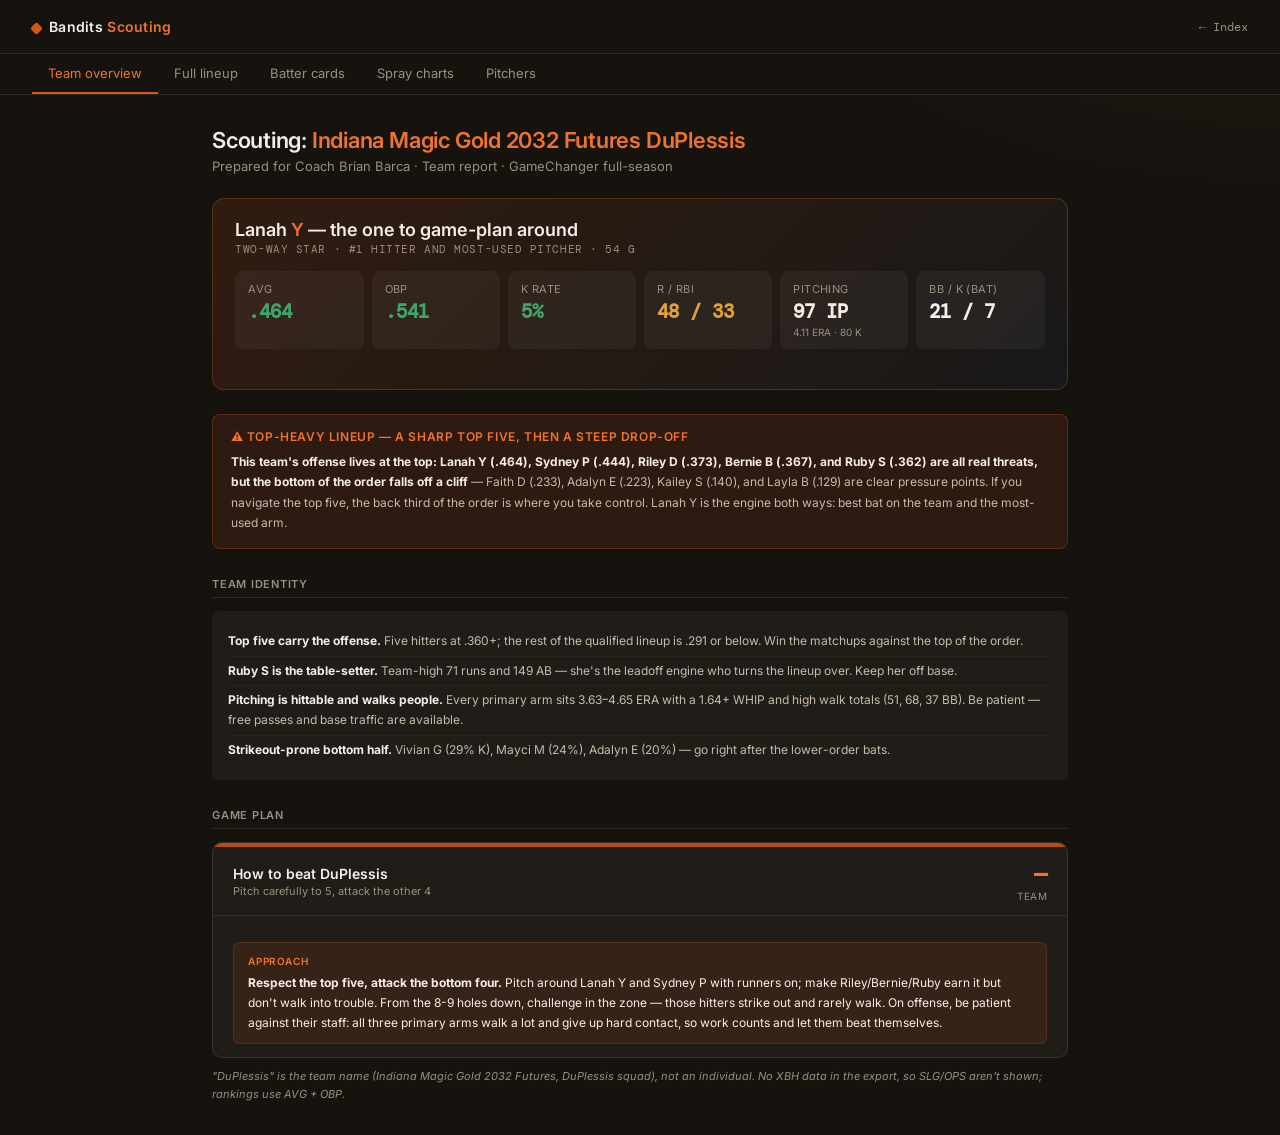
<file: scout-img-gold-2032-duplessis.html>
<!DOCTYPE html>
<html lang="en">
<head>
<meta charset="UTF-8">
<meta name="viewport" content="width=device-width,initial-scale=1.0">
<title>Indiana Magic Gold 2032 DuPlessis — Bandits Scouting</title>
<link href="https://fonts.googleapis.com/css2?family=Inter:wght@400;500;600&family=DM+Mono:wght@400;500&display=swap" rel="stylesheet">
<link rel="stylesheet" href="style.css">
</head>
<body>
<nav class="topbar">
  <a href="index.html" class="logo"><span class="mark"></span>Bandits <span>Scouting</span></a>
  <a href="index.html" class="back">← Index</a>
</nav>

<div class="tabs">
  <button class="tab active" onclick="show('overview',this)">Team overview</button>
  <button class="tab" onclick="show('lineup',this)">Full lineup</button>
  <button class="tab" onclick="show('batters',this)">Batter cards</button>
  <button class="tab" onclick="show('spray',this)">Spray charts</button>
  <button class="tab" onclick="show('pitchers',this)">Pitchers</button>
</div>

<!-- OVERVIEW -->
<div class="section active" id="overview">
  <h1>Scouting: <span>Indiana Magic Gold 2032 Futures DuPlessis</span></h1>
  <p class="sub">Prepared for Coach Brian Barca · Team report · GameChanger full-season</p>

  <div class="feat">
    <div class="feat-name">Lanah <span>Y</span> — the one to game-plan around</div>
    <div class="feat-tag">Two-way star · #1 hitter AND most-used pitcher · 54 G</div>
    <div class="mg" style="margin-top:.75rem;">
      <div class="mc"><div class="l">AVG</div><div class="v" style="color:var(--green);">.464</div></div>
      <div class="mc"><div class="l">OBP</div><div class="v" style="color:var(--green);">.541</div></div>
      <div class="mc"><div class="l">K rate</div><div class="v" style="color:var(--green);">5%</div></div>
      <div class="mc"><div class="l">R / RBI</div><div class="v" style="color:var(--gold);">48 / 33</div></div>
      <div class="mc"><div class="l">Pitching</div><div class="v">97 IP</div><div class="s">4.11 ERA · 80 K</div></div>
      <div class="mc"><div class="l">BB / K (bat)</div><div class="v">21 / 7</div></div>
    </div>
  </div>

  <div class="alert">
    <div class="alert-title">⚠ Top-heavy lineup — a sharp top five, then a steep drop-off</div>
    <div class="alert-body"><strong>This team's offense lives at the top: Lanah Y (.464), Sydney P (.444), Riley D (.373), Bernie B (.367), and Ruby S (.362) are all real threats, but the bottom of the order falls off a cliff</strong> — Faith D (.233), Adalyn E (.223), Kailey S (.140), and Layla B (.129) are clear pressure points. If you navigate the top five, the back third of the order is where you take control. Lanah Y is the engine both ways: best bat on the team and the most-used arm.</div>
  </div>

  <div class="sl">Team identity</div>
  <div class="box">
    <div class="box-item"><strong>Top five carry the offense.</strong> Five hitters at .360+; the rest of the qualified lineup is .291 or below. Win the matchups against the top of the order.</div>
    <div class="box-item"><strong>Ruby S is the table-setter.</strong> Team-high 71 runs and 149 AB — she's the leadoff engine who turns the lineup over. Keep her off base.</div>
    <div class="box-item"><strong>Pitching is hittable and walks people.</strong> Every primary arm sits 3.63–4.65 ERA with a 1.64+ WHIP and high walk totals (51, 68, 37 BB). Be patient — free passes and base traffic are available.</div>
    <div class="box-item"><strong>Strikeout-prone bottom half.</strong> Vivian G (29% K), Mayci M (24%), Adalyn E (20%) — go right after the lower-order bats.</div>
  </div>

  <div class="sl">Game plan</div>
  <div class="hc">
    <div style="height:4px;background:var(--orange);opacity:.85;"></div>
    <div class="hc-hdr">
      <div><div class="hc-name">How to beat DuPlessis</div><div class="hc-pos">Pitch carefully to 5, attack the other 4</div></div>
      <div><div class="hc-t" style="color:var(--orange-bright);">—</div><div class="hc-tl">Team</div></div>
    </div>
    <div class="hc-body">
      <div class="approach"><div class="al">Approach</div><strong>Respect the top five, attack the bottom four.</strong> Pitch around Lanah Y and Sydney P with runners on; make Riley/Bernie/Ruby earn it but don't walk into trouble. From the 8-9 holes down, challenge in the zone — those hitters strike out and rarely walk. On offense, be patient against their staff: all three primary arms walk a lot and give up hard contact, so work counts and let them beat themselves.</div>
    </div>
  </div>
  <p class="note">"DuPlessis" is the team name (Indiana Magic Gold 2032 Futures, DuPlessis squad), not an individual. No XBH data in the export, so SLG/OPS aren't shown; rankings use AVG + OBP.</p>
</div>

<!-- LINEUP -->
<div class="section" id="lineup">
  <h1>Full lineup</h1>
  <p class="sub">Indiana Magic Gold 2032 DuPlessis · qualified hitters (25+ AB) sorted by AVG · &#9918; = also pitches</p>
  <table class="lineup-table">
    <thead><tr><th>Player</th><th>AB</th><th>AVG</th><th>OBP</th><th>K%</th><th>BB%</th><th>RBI</th><th>R</th><th>Pit</th></tr></thead>
    <tbody>
      <tr style="background:var(--orange-soft);"><td><strong>Lanah Y</strong></td><td>125</td><td style="color:var(--green);">.464</td><td style="color:var(--gold);">.541</td><td style="color:var(--green);">5%</td><td>14%</td><td>33</td><td style="color:var(--gold);">48</td><td>&#9918;</td></tr>
      <tr><td><strong>Sydney P</strong></td><td>72</td><td style="color:var(--green);">.444</td><td>.487</td><td style="color:var(--green);">6%</td><td>8%</td><td>12</td><td>20</td><td></td></tr>
      <tr><td><strong>Riley D</strong></td><td>134</td><td style="color:var(--green);">.373</td><td>.451</td><td>10%</td><td>12%</td><td>29</td><td>44</td><td></td></tr>
      <tr><td><strong>Bernie B</strong></td><td>128</td><td style="color:var(--gold);">.367</td><td>.404</td><td>19%</td><td>6%</td><td>38</td><td>12</td><td></td></tr>
      <tr><td><strong>Ruby S</strong></td><td>149</td><td style="color:var(--gold);">.362</td><td>.428</td><td style="color:var(--green);">7%</td><td>10%</td><td>29</td><td style="color:var(--gold);">71</td><td></td></tr>
      <tr><td><strong>Vivian G</strong></td><td>89</td><td style="color:var(--gold);">.337</td><td>.398</td><td style="color:var(--red);">29%</td><td>9%</td><td>12</td><td>23</td><td></td></tr>
      <tr><td><strong>Mayci M</strong></td><td>41</td><td>.317</td><td>.440</td><td style="color:var(--red);">24%</td><td>18%</td><td>7</td><td>11</td><td></td></tr>
      <tr><td><strong>Polly C</strong></td><td>117</td><td>.291</td><td>.407</td><td>14%</td><td>16%</td><td>27</td><td>29</td><td>&#9918;</td></tr>
      <tr><td><strong>Faith D</strong></td><td>116</td><td>.233</td><td>.282</td><td>17%</td><td>6%</td><td>28</td><td>18</td><td></td></tr>
      <tr><td><strong>Adalyn E</strong></td><td>103</td><td>.223</td><td>.344</td><td style="color:var(--red);">20%</td><td>16%</td><td>19</td><td>24</td><td>&#9918;</td></tr>
      <tr><td><strong>Kailey S</strong></td><td>43</td><td style="color:var(--red);">.140</td><td>.213</td><td>19%</td><td>9%</td><td>5</td><td>7</td><td>&#9918;</td></tr>
      <tr><td><strong>Layla B</strong></td><td>62</td><td style="color:var(--red);">.129</td><td>.169</td><td>17%</td><td>5%</td><td>8</td><td>14</td><td></td></tr>
    </tbody>
  </table>
  <p class="note">Steep top-to-bottom gradient: five .360+ bats, then a drop to .291 and below. The 8-12 spots (Faith, Adalyn, Kailey, Layla) are the clear soft underbelly.</p>
</div>

<!-- BATTERS -->
<div class="section" id="batters">
  <h1>Batter-by-batter approach</h1>
  <p class="sub">Indiana Magic Gold 2032 DuPlessis · the top five</p>

  <div class="hc">
    <div style="height:4px;background:var(--orange);opacity:.85;"></div>
    <div class="hc-hdr"><div><div class="hc-name">Lanah Y</div><div class="hc-pos">#1 by AVG · 125 AB · two-way star</div></div><div><div class="hc-t" style="color:var(--orange-bright);">9.5</div><div class="hc-tl">Threat/10</div></div></div>
    <div class="hc-body">
      <div class="sg">
        <div><div class="sr"><span class="sl2">AVG</span><span class="sv" style="color:var(--green);">.464</span></div><div class="sr"><span class="sl2">OBP</span><span class="sv" style="color:var(--gold);">.541</span></div><div class="sr"><span class="sl2">AB</span><span class="sv">125</span></div><div class="sr"><span class="sl2">RBI</span><span class="sv">33</span></div><div class="sr"><span class="sl2">Runs</span><span class="sv">48</span></div></div>
        <div><div class="sr"><span class="sl2">K rate</span><span class="sv" style="color:var(--green);">5%</span></div><div class="sr"><span class="sl2">BB rate</span><span class="sv">14%</span></div><div class="sr"><span class="sl2">BB</span><span class="sv">21</span></div><div class="sr"><span class="sl2">K</span><span class="sv">7</span></div><div style="margin-top:.5rem;"><span class="pill pr">.464 BA</span><span class="pill pg">5% K</span><span class="pill pw">Two-way</span></div></div>
      </div>
      <div class="approach"><div class="al">Pitch approach</div><strong>Best player on the team, both ways — full caution.</strong> .464 with a .541 OBP and barely strikes out (5%). She's also the most-used arm (97 IP). Don't challenge her in the zone with runners on; with first open, a walk is fine. Keep her off the bases — she scores a team-second 48 runs.</div>
    </div>
  </div>

  <div class="hc">
    <div style="height:4px;background:var(--red);opacity:.7;"></div>
    <div class="hc-hdr"><div><div class="hc-name">Sydney P</div><div class="hc-pos">#2 by AVG · 72 AB · low-K contact bat</div></div><div><div class="hc-t" style="color:var(--red);">8.5</div><div class="hc-tl">Threat/10</div></div></div>
    <div class="hc-body">
      <div class="sg">
        <div><div class="sr"><span class="sl2">AVG</span><span class="sv" style="color:var(--red);">.444</span></div><div class="sr"><span class="sl2">OBP</span><span class="sv">.487</span></div><div class="sr"><span class="sl2">AB</span><span class="sv">72</span></div><div class="sr"><span class="sl2">RBI</span><span class="sv">12</span></div><div class="sr"><span class="sl2">Runs</span><span class="sv">20</span></div></div>
        <div><div class="sr"><span class="sl2">K rate</span><span class="sv" style="color:var(--green);">6%</span></div><div class="sr"><span class="sl2">BB rate</span><span class="sv">8%</span></div><div class="sr"><span class="sl2">BB</span><span class="sv">6</span></div><div class="sr"><span class="sl2">K</span><span class="sv">5</span></div><div style="margin-top:.5rem;"><span class="pill pr">.444 BA</span><span class="pill pg">6% K</span></div></div>
      </div>
      <div class="approach"><div class="al">Pitch approach</div><strong>Pure contact — won't strike out.</strong> .444 in a smaller sample (72 AB) with just 5 K all year. Play for soft contact, change speeds, work corners. Like Lanah, don't try to overpower her.</div>
    </div>
  </div>

  <div class="hc">
    <div style="height:4px;background:var(--red);opacity:.7;"></div>
    <div class="hc-hdr"><div><div class="hc-name">Riley D</div><div class="hc-pos">#3 by AVG · 134 AB · .451 OBP</div></div><div><div class="hc-t" style="color:var(--red);">8.5</div><div class="hc-tl">Threat/10</div></div></div>
    <div class="hc-body">
      <div class="sg">
        <div><div class="sr"><span class="sl2">AVG</span><span class="sv" style="color:var(--red);">.373</span></div><div class="sr"><span class="sl2">OBP</span><span class="sv">.451</span></div><div class="sr"><span class="sl2">AB</span><span class="sv">134</span></div><div class="sr"><span class="sl2">RBI</span><span class="sv">29</span></div><div class="sr"><span class="sl2">Runs</span><span class="sv">44</span></div></div>
        <div><div class="sr"><span class="sl2">K rate</span><span class="sv">10%</span></div><div class="sr"><span class="sl2">BB rate</span><span class="sv">12%</span></div><div class="sr"><span class="sl2">BB</span><span class="sv">19</span></div><div class="sr"><span class="sl2">K</span><span class="sv">15</span></div><div style="margin-top:.5rem;"><span class="pill pr">.373 BA</span><span class="pill pw">.451 OBP</span></div></div>
      </div>
      <div class="approach"><div class="al">Pitch approach</div><strong>Disciplined all-around bat — big sample.</strong> .373/.451 over 134 AB, 44 runs. Patient and productive; don't fall behind or she takes the walk. Make her hit your pitch and keep her off base ahead of the cleanup bats.</div>
    </div>
  </div>

  <div class="hc">
    <div style="height:4px;background:var(--gold);opacity:.8;"></div>
    <div class="hc-hdr"><div><div class="hc-name">Bernie B</div><div class="hc-pos">128 AB · team-high 38 RBI · free swinger</div></div><div><div class="hc-t" style="color:var(--gold);">8.0</div><div class="hc-tl">Threat/10</div></div></div>
    <div class="hc-body">
      <div class="sg">
        <div><div class="sr"><span class="sl2">AVG</span><span class="sv" style="color:var(--gold);">.367</span></div><div class="sr"><span class="sl2">OBP</span><span class="sv">.404</span></div><div class="sr"><span class="sl2">AB</span><span class="sv">128</span></div><div class="sr"><span class="sl2">RBI</span><span class="sv">38</span></div><div class="sr"><span class="sl2">Runs</span><span class="sv">12</span></div></div>
        <div><div class="sr"><span class="sl2">K rate</span><span class="sv">19%</span></div><div class="sr"><span class="sl2">BB rate</span><span class="sv" style="color:var(--green);">6%</span></div><div class="sr"><span class="sl2">BB</span><span class="sv">8</span></div><div class="sr"><span class="sl2">K</span><span class="sv">26</span></div><div style="margin-top:.5rem;"><span class="pill pb">38 RBI</span><span class="pill pw">Free swinger</span></div></div>
      </div>
      <div class="approach"><div class="al">Pitch approach</div><strong>The cleanup RBI bat — but chases.</strong> Team-high 38 RBI, yet a 19% K rate and just 6% walks. She'll expand the zone, so pitch her off the plate and let her get herself out. Don't groove one with runners on.</div>
    </div>
  </div>

  <div class="hc">
    <div style="height:4px;background:var(--gold);opacity:.8;"></div>
    <div class="hc-hdr"><div><div class="hc-name">Ruby S</div><div class="hc-pos">149 AB · leadoff engine · team-high 71 R</div></div><div><div class="hc-t" style="color:var(--gold);">8.5</div><div class="hc-tl">Threat/10</div></div></div>
    <div class="hc-body">
      <div class="sg">
        <div><div class="sr"><span class="sl2">AVG</span><span class="sv" style="color:var(--gold);">.362</span></div><div class="sr"><span class="sl2">OBP</span><span class="sv">.428</span></div><div class="sr"><span class="sl2">AB</span><span class="sv">149</span></div><div class="sr"><span class="sl2">RBI</span><span class="sv">29</span></div><div class="sr"><span class="sl2">Runs</span><span class="sv" style="color:var(--gold);">71</span></div></div>
        <div><div class="sr"><span class="sl2">K rate</span><span class="sv" style="color:var(--green);">7%</span></div><div class="sr"><span class="sl2">BB rate</span><span class="sv">10%</span></div><div class="sr"><span class="sl2">BB</span><span class="sv">17</span></div><div class="sr"><span class="sl2">K</span><span class="sv">12</span></div><div style="margin-top:.5rem;"><span class="pill pb">Team-high 71 R</span><span class="pill pg">7% K</span></div></div>
      </div>
      <div class="approach"><div class="al">Pitch approach</div><strong>The catalyst — get her out first.</strong> Team-high 71 runs and the most AB on the squad; she's the leadoff engine who turns the lineup over to Lanah and the big bats. Low strikeout, so play for contact and, above all, keep her off the bases. Limit her running game.</div>
    </div>
  </div>
</div>

<!-- ===================== SPRAY CHARTS ===================== -->
<div class="section" id="spray">
  <h1>Spray charts — <span>top 5 hitters</span></h1>
  <p class="sub">Where each hitter puts the ball in play · GameChanger play-by-play · tap a name to switch</p>

  <div style="display:flex;gap:6px;flex-wrap:wrap;margin-bottom:1rem;" id="sprayPicker"></div>

  <div style="background:var(--surface);border:1px solid var(--line);border-radius:12px;padding:1.25rem;margin-bottom:1.25rem;">
    <div id="sprayName" style="font-size:15px;font-weight:600;margin-bottom:.25rem;"></div>
    <div id="sprayTag" style="font-size:12px;color:var(--muted);font-family:'DM Mono',monospace;margin-bottom:1rem;"></div>
    <svg viewBox="0 0 400 360" xmlns="http://www.w3.org/2000/svg" style="width:100%;max-width:440px;display:block;margin:0 auto;font-family:'DM Mono',monospace;">
      <path d="M 200 320 L 40 160 A 226 226 0 0 1 360 160 Z" fill="rgba(255,255,255,.03)" stroke="var(--line)" stroke-width="1"/>
      <line x1="200" y1="320" x2="93" y2="93" stroke="var(--line)" stroke-width="1" stroke-dasharray="4 4"/>
      <line x1="200" y1="320" x2="307" y2="93" stroke="var(--line)" stroke-width="1" stroke-dasharray="4 4"/>
      <path d="M 200 320 L 245 275 L 200 230 L 155 275 Z" fill="rgba(212,86,27,.06)" stroke="var(--line)" stroke-width="1"/>
      <g id="sprayBubbles"></g>
      <circle cx="200" cy="320" r="4" fill="var(--ink)"/>
      <text x="200" y="342" text-anchor="middle" font-size="9" fill="var(--muted)">HOME</text>
    </svg>
    <div style="display:flex;gap:18px;justify-content:center;flex-wrap:wrap;margin-top:.75rem;font-size:11px;font-family:'DM Mono',monospace;">
      <span><span style="display:inline-block;width:10px;height:10px;border-radius:50%;background:var(--green);vertical-align:middle;margin-right:5px;"></span>hit zone</span>
      <span><span style="display:inline-block;width:10px;height:10px;border-radius:50%;background:var(--gold);vertical-align:middle;margin-right:5px;"></span>mixed</span>
      <span><span style="display:inline-block;width:10px;height:10px;border-radius:50%;background:var(--red);vertical-align:middle;margin-right:5px;"></span>out zone</span>
      <span style="color:var(--muted);">bubble size = volume · number = BA on balls there</span>
    </div>
  </div>

  <div class="sl">Read &amp; positioning</div>
  <div class="box" id="sprayNotes"></div>
  <p class="note">Zones reflect the fielder who handled each ball in the GameChanger play log (deduplicated plate appearances). "BA" per zone = hits ÷ balls fielded there. Spray inferred from fielder/landing location, not exact coordinates.</p>
</div>

<!-- PITCHERS -->
<div class="section" id="pitchers">
  <h1>Pitching staff</h1>
  <p class="sub">Indiana Magic Gold 2032 DuPlessis · what to expect in the circle</p>

  <div class="sl">Full-season staff</div>
  <div class="staff-grid">
    <div class="staff-card">
      <div class="staff-name">Adalyn E</div>
      <div class="staff-stat">3.63</div>
      <div class="staff-sub">56.0 IP · 48 K (7.7/9)<br>WHIP 1.64 · 37 BB · best ERA</div>
    </div>
    <div class="staff-card">
      <div class="staff-name">Lanah Y <span style="color:var(--gold);">&#9733;</span></div>
      <div class="staff-stat">4.11</div>
      <div class="staff-sub">97.0 IP · 80 K (7.4/9)<br>WHIP 1.70 · 51 BB · workhorse</div>
    </div>
    <div class="staff-card">
      <div class="staff-name">Polly C</div>
      <div class="staff-stat">4.65</div>
      <div class="staff-sub">96.1 IP · 88 K (8.2/9)<br>WHIP 1.84 · 68 BB · wild</div>
    </div>
  </div>

  <div class="sl">Read on the staff</div>
  <div class="box">
    <div class="box-item"><strong>Be patient — this whole staff walks people.</strong> 51, 68, and 37 walks from the three primary arms. Working counts and laying off borderline pitches will draw free passes and run up pitch counts.</div>
    <div class="box-item"><strong>Lanah Y is the workhorse</strong> (97 IP) and pitches when it matters, but she's hittable — 1.70 WHIP, 114 hits allowed. She's their best arm mostly by volume and competitiveness, not dominance.</div>
    <div class="box-item"><strong>Polly C is the most vulnerable.</strong> 4.65 ERA, 1.84 WHIP, and a team-high 68 walks. If she's in the circle, be selective early and make her throw strikes — base traffic is there for the taking.</div>
    <div class="box-item"><strong>No shutdown ace.</strong> All three sit 7.4–8.2 K/9 with high WHIPs. Put the ball in play, force them to field, and capitalize on the walks. This staff can be scored on.</div>
  </div>
  <p class="note">Counts are GameChanger full-season totals. K/9 derived from IP and SO. Arms under 10 IP omitted.</p>
</div>

<script>
function show(id,btn){
  document.querySelectorAll('.section').forEach(s=>s.classList.remove('active'));
  document.querySelectorAll('.tab').forEach(t=>t.classList.remove('active'));
  document.getElementById(id).classList.add('active');
  btn.classList.add('active');
  window.scrollTo({top:0,behavior:'smooth'});
}

// Spray data: per zone [hits, outs]. Anchors are fixed SVG positions.
var ANCHOR={LF:[110,150],CF:[200,118],RF:[290,150],SS:[163,232],"3B":[243,248],"2B":[237,206],"1B":[270,248],P:[200,262]};
var SPRAY={
 "Lanah Y":{tag:".464/.541 · 143 PA · sprays L-center, no clear hole",
   z:{LF:[25,6],CF:[14,4],RF:[2,0],SS:[14,14],"3B":[9,10],"2B":[5,6],"1B":[2,3],P:[4,2]},
   notes:["<strong>All-fields hitter — hardest of the five to defend.</strong> Hits to LF (.806) and CF (.778) at will, and even sprays the right side. No safe shift.",
          "<strong>Slight pull lean, but balanced.</strong> 50 balls to the left third, 63 to center. Play her straight-up and deep; don't sell out to one side.",
          "<strong>Make her earn it on the ground.</strong> Her outs come on the infield (SS/3B/2B). A drawn-in, alert left side gives you your best out chances."]},
 "Sydney P":{tag:".444/.487 · 77 PA · center-driven, weak on right-side grounders",
   z:{LF:[9,0],CF:[12,1],RF:[6,1],SS:[4,5],"3B":[3,3],"2B":[4,12],"1B":[2,6],P:[1,1]},
   notes:["<strong>Lethal in the air to all fields.</strong> 1.000 to LF, .923 to CF, .857 to RF on balls hit there. Keep every outfielder honest and deep.",
          "<strong>Beat her with right-side infield.</strong> Her outs pile up at 2B (12) and 1B (6) — soft/pulled grounders to the right side. Play 2B and 1B in their lanes.",
          "<strong>Pitch to contact down.</strong> Inducing ground balls toward the right side is the clearest path to outs; she punishes anything she lifts."]},
 "Riley D":{tag:".373/.451 · 141 PA · center/oppo line drives, pull-side outs",
   z:{LF:[9,2],CF:[16,5],RF:[14,2],SS:[9,8],"3B":[4,7],"2B":[5,14],"1B":[1,12],P:[1,5]},
   notes:["<strong>Goes the other way well.</strong> Big damage to CF (.762) and RF (.875) — she's not a dead-pull hitter. Don't shade your OF to left.",
          "<strong>Right-side infield is the out zone.</strong> 1B (12 outs, .077) and 2B (14 outs, .263) eat her up. Position 1B/2B deep in their holes.",
          "<strong>Avoid the gaps.</strong> Her hits cluster on lines to center-right; tight OF gap coverage holds those to singles."]},
 "Bernie B":{tag:".367 · 114 PA · power to center-right, infield-out prone",
   z:{LF:[14,9],CF:[20,3],RF:[18,3],SS:[0,7],"3B":[0,2],"2B":[1,13],"1B":[1,8],P:[0,5]},
   notes:["<strong>Center-right power bat — 16 XBH.</strong> Crushes CF (.870) and RF (.857). This is the cleanup pop; keep OF deep, especially center-right.",
          "<strong>Cannot beat the infield on the ground.</strong> 0-for to SS/3B and just 2 hits combined at 2B/1B against 28 infield outs. Soft grounders are automatic outs — pitch her to roll over.",
          "<strong>Pitch her down and in.</strong> Getting her on the ground = out; letting her extend to the air-gaps in center-right = extra bases."]},
 "Ruby S":{tag:".362/.428 · 160 PA · leadoff engine, L-center spray, 24 XBH",
   z:{LF:[22,5],CF:[20,6],RF:[9,13],SS:[8,10],"3B":[6,7],"2B":[4,9],"1B":[1,8],P:[2,5]},
   notes:["<strong>The catalyst — 71 runs, 24 XBH.</strong> Pull/center hitter: .815 to LF, .769 to CF. Keep LF and CF deep; that's where her doubles live.",
          "<strong>Weaker going oppo.</strong> Only .409 to RF and .111 to 1B — pitching her in to push contact right trades power for outs.",
          "<strong>Get her out first.</strong> She turns the lineup over to the big bats. Her infield outs (SS/2B/1B) are your friend — play the left side deep and make her hit grounders."]}
};

(function initSpray(){
  var picker=document.getElementById('sprayPicker');
  var names=Object.keys(SPRAY);
  names.forEach(function(n,i){
    var b=document.createElement('button');
    b.className='tab'; b.style.cssText='border:1px solid var(--line);border-radius:6px;padding:6px 12px;';
    b.textContent=n.replace(/ \w$/,m=>m); b.onclick=function(){renderSpray(n,b);};
    picker.appendChild(b);
    if(i===0) b._first=b;
  });
  renderSpray(names[0], picker.firstChild);
})();

function renderSpray(name, btn){
  document.querySelectorAll('#sprayPicker .tab').forEach(t=>{t.classList.remove('active');});
  if(btn) btn.classList.add('active');
  var d=SPRAY[name];
  document.getElementById('sprayName').textContent=name;
  document.getElementById('sprayTag').textContent=d.tag;
  // bubbles
  var maxN=0; for(var z in d.z){maxN=Math.max(maxN,d.z[z][0]+d.z[z][1]);}
  var g=document.getElementById('sprayBubbles'); g.innerHTML='';
  for(var z in d.z){
    if(!ANCHOR[z]) continue;
    var h=d.z[z][0], o=d.z[z][1], tot=h+o; if(!tot) continue;
    var ba=h/tot;
    var r=12+24*Math.sqrt(tot/maxN);
    var col = ba>=0.6 ? 'var(--green)' : (ba>=0.45 ? 'var(--gold)' : 'var(--red)');
    var fill = ba>=0.6 ? 'rgba(63,166,107,.28)' : (ba>=0.45 ? 'rgba(224,160,60,.22)' : 'rgba(210,75,69,.26)');
    var x=ANCHOR[z][0], y=ANCHOR[z][1];
    g.innerHTML += '<circle cx="'+x+'" cy="'+y+'" r="'+r.toFixed(1)+'" fill="'+fill+'" stroke="'+col+'" stroke-width="1.5"/>'
      + '<text x="'+x+'" y="'+(y-2)+'" text-anchor="middle" font-size="12" font-weight="600" fill="var(--ink)">'+z+'</text>'
      + '<text x="'+x+'" y="'+(y+12)+'" text-anchor="middle" font-size="9" fill="'+col+'">'+ba.toFixed(3).replace(/^0/,'')+'</text>';
  }
  // notes
  var nb=document.getElementById('sprayNotes'); nb.innerHTML='';
  d.notes.forEach(function(t){var div=document.createElement('div');div.className='box-item';div.innerHTML=t;nb.appendChild(div);});
}
</script>
</body>
</html>
</file>
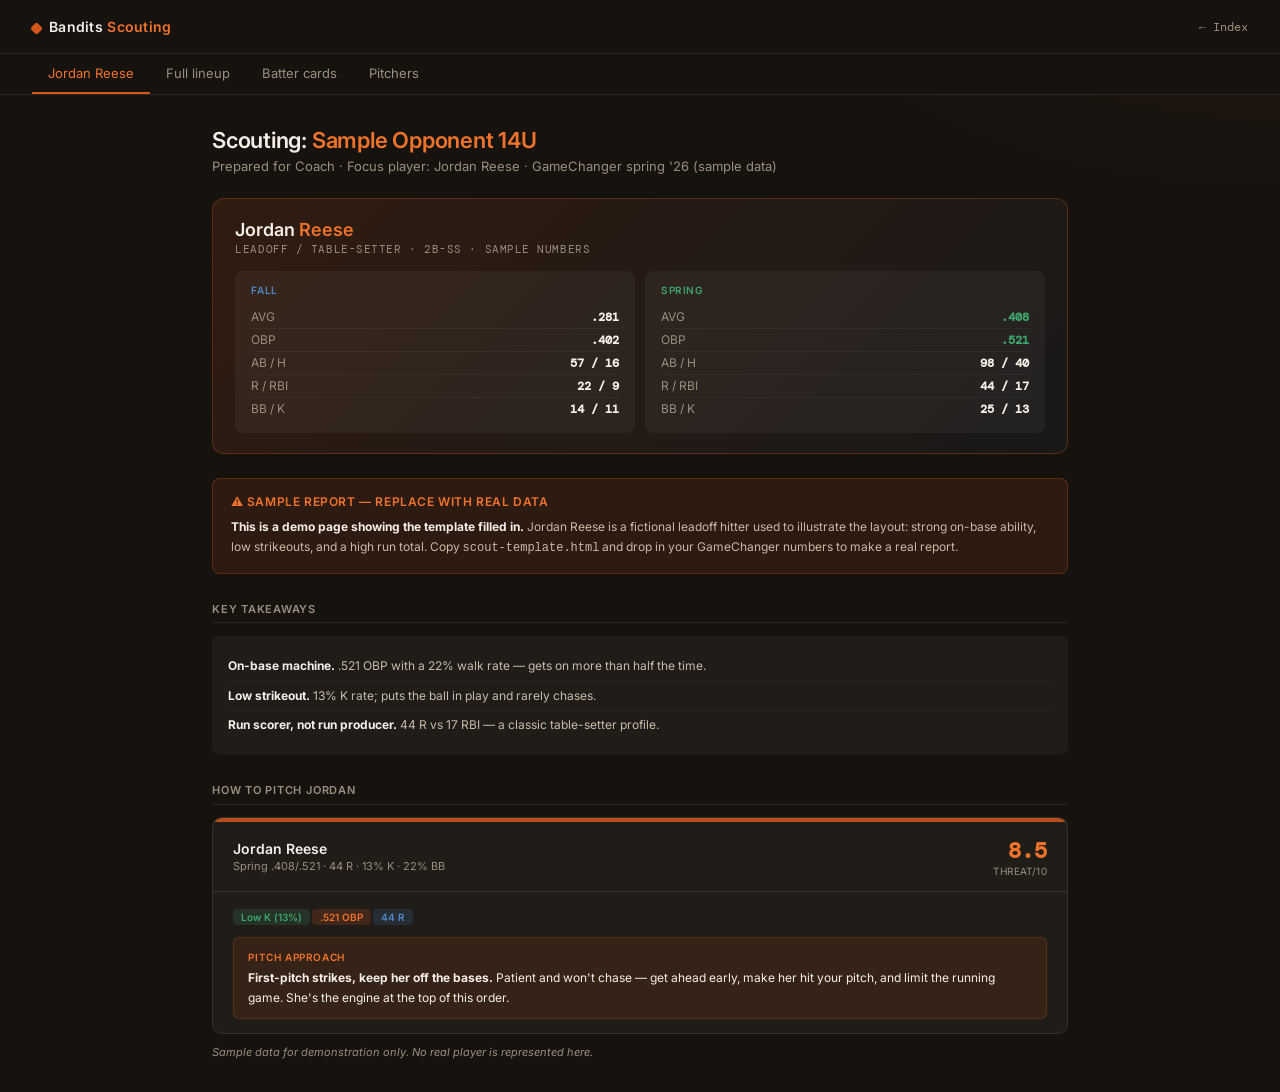
<file: scout-sample.html>
<!DOCTYPE html>
<html lang="en">
<head>
<meta charset="UTF-8">
<meta name="viewport" content="width=device-width,initial-scale=1.0">
<title>Sample Opponent 14U Scouting — Bandits</title>
<link href="https://fonts.googleapis.com/css2?family=Inter:wght@400;500;600&family=DM+Mono:wght@400;500&display=swap" rel="stylesheet">
<link rel="stylesheet" href="style.css">
</head>
<body>
<nav class="topbar">
  <a href="index.html" class="logo"><span class="mark"></span>Bandits <span>Scouting</span></a>
  <a href="index.html" class="back">← Index</a>
</nav>

<div class="tabs">
  <button class="tab active" onclick="show('overview',this)">Jordan Reese</button>
  <button class="tab" onclick="show('lineup',this)">Full lineup</button>
  <button class="tab" onclick="show('batters',this)">Batter cards</button>
  <button class="tab" onclick="show('pitchers',this)">Pitchers</button>
</div>

<!-- ===================== OVERVIEW ===================== -->
<div class="section active" id="overview">
  <h1>Scouting: <span>Sample Opponent 14U</span></h1>
  <p class="sub">Prepared for Coach · Focus player: Jordan Reese · GameChanger spring '26 (sample data)</p>

  <div class="feat">
    <div class="feat-name">Jordan <span>Reese</span></div>
    <div class="feat-tag">Leadoff / table-setter · 2B-SS · sample numbers</div>
    <div class="split-grid">
      <div class="split-card">
        <div class="sct prev">Fall</div>
        <div class="sr"><span class="sl2">AVG</span><span class="sv">.281</span></div>
        <div class="sr"><span class="sl2">OBP</span><span class="sv">.402</span></div>
        <div class="sr"><span class="sl2">AB / H</span><span class="sv">57 / 16</span></div>
        <div class="sr"><span class="sl2">R / RBI</span><span class="sv">22 / 9</span></div>
        <div class="sr"><span class="sl2">BB / K</span><span class="sv">14 / 11</span></div>
      </div>
      <div class="split-card">
        <div class="sct now">Spring</div>
        <div class="sr"><span class="sl2">AVG</span><span class="sv" style="color:var(--green);">.408</span></div>
        <div class="sr"><span class="sl2">OBP</span><span class="sv" style="color:var(--green);">.521</span></div>
        <div class="sr"><span class="sl2">AB / H</span><span class="sv">98 / 40</span></div>
        <div class="sr"><span class="sl2">R / RBI</span><span class="sv">44 / 17</span></div>
        <div class="sr"><span class="sl2">BB / K</span><span class="sv">25 / 13</span></div>
      </div>
    </div>
  </div>

  <div class="alert">
    <div class="alert-title">⚠ Sample report — replace with real data</div>
    <div class="alert-body"><strong>This is a demo page showing the template filled in.</strong> Jordan Reese is a fictional leadoff hitter used to illustrate the layout: strong on-base ability, low strikeouts, and a high run total. Copy <code>scout-template.html</code> and drop in your GameChanger numbers to make a real report.</div>
  </div>

  <div class="sl">Key takeaways</div>
  <div class="box">
    <div class="box-item"><strong>On-base machine.</strong> .521 OBP with a 22% walk rate — gets on more than half the time.</div>
    <div class="box-item"><strong>Low strikeout.</strong> 13% K rate; puts the ball in play and rarely chases.</div>
    <div class="box-item"><strong>Run scorer, not run producer.</strong> 44 R vs 17 RBI — a classic table-setter profile.</div>
  </div>

  <div class="sl">How to pitch Jordan</div>
  <div class="hc">
    <div style="height:4px;background:var(--orange);opacity:.85;"></div>
    <div class="hc-hdr">
      <div><div class="hc-name">Jordan Reese</div><div class="hc-pos">Spring .408/.521 · 44 R · 13% K · 22% BB</div></div>
      <div><div class="hc-t" style="color:var(--orange-bright);">8.5</div><div class="hc-tl">Threat/10</div></div>
    </div>
    <div class="hc-body">
      <div style="margin-bottom:.75rem;"><span class="pill pg">Low K (13%)</span><span class="pill pw">.521 OBP</span><span class="pill pb">44 R</span></div>
      <div class="approach"><div class="al">Pitch approach</div><strong>First-pitch strikes, keep her off the bases.</strong> Patient and won't chase — get ahead early, make her hit your pitch, and limit the running game. She's the engine at the top of this order.</div>
    </div>
  </div>
  <p class="note">Sample data for demonstration only. No real player is represented here.</p>
</div>

<!-- ===================== LINEUP ===================== -->
<div class="section" id="lineup">
  <h1>Full lineup <span style="font-size:13px;color:var(--muted);font-weight:400;">— Spring</span></h1>
  <p class="sub">Sample Opponent 14U · qualified hitters sorted by AVG · ⚾ = also pitches</p>
  <table class="lineup-table">
    <thead><tr><th>Player</th><th>AB</th><th>AVG</th><th>OBP</th><th>K%</th><th>BB%</th><th>RBI</th><th>R</th><th>Pit</th></tr></thead>
    <tbody>
      <tr><td><strong>Casey Lin</strong></td><td>92</td><td style="color:var(--green);">.467</td><td>.520</td><td>12%</td><td>9%</td><td>35</td><td>30</td><td>⚾</td></tr>
      <tr><td><strong>Morgan 140</strong></td><td>88</td><td style="color:var(--green);">.443</td><td>.498</td><td>15%</td><td>8%</td><td>31</td><td>26</td><td></td></tr>
      <tr style="background:var(--orange-soft);"><td><strong>Jordan Reese</strong></td><td>98</td><td style="color:var(--green);">.408</td><td style="color:var(--gold);">.521</td><td>13%</td><td>22%</td><td>17</td><td style="color:var(--gold);">44</td><td></td></tr>
      <tr><td><strong>Avery Cole</strong></td><td>85</td><td style="color:var(--gold);">.353</td><td>.430</td><td>18%</td><td>11%</td><td>28</td><td>22</td><td>⚾</td></tr>
      <tr><td><strong>Riley Tate</strong></td><td>79</td><td>.304</td><td>.355</td><td>23%</td><td>6%</td><td>16</td><td>15</td><td></td></tr>
    </tbody>
  </table>
  <p class="note">Sample lineup — replace rows with real opponent data.</p>
</div>

<!-- ===================== BATTER CARDS ===================== -->
<div class="section" id="batters">
  <h1>Batter-by-batter approach</h1>
  <p class="sub">Sample Opponent 14U · top of the order</p>

  <div class="hc">
    <div style="height:4px;background:var(--red);opacity:.7;"></div>
    <div class="hc-hdr"><div><div class="hc-name">Casey Lin</div><div class="hc-pos">#1 by AVG · 92 AB · two-way</div></div><div><div class="hc-t" style="color:var(--red);">9.0</div><div class="hc-tl">Threat/10</div></div></div>
    <div class="hc-body">
      <div class="sg">
        <div><div class="sr"><span class="sl2">AVG</span><span class="sv" style="color:var(--red);">.467</span></div><div class="sr"><span class="sl2">OBP</span><span class="sv">.520</span></div><div class="sr"><span class="sl2">AB</span><span class="sv">92</span></div><div class="sr"><span class="sl2">RBI</span><span class="sv">35</span></div><div class="sr"><span class="sl2">Runs</span><span class="sv">30</span></div></div>
        <div><div class="sr"><span class="sl2">K rate</span><span class="sv">12%</span></div><div class="sr"><span class="sl2">BB rate</span><span class="sv">9%</span></div><div class="sr"><span class="sl2">BB</span><span class="sv">9</span></div><div class="sr"><span class="sl2">K</span><span class="sv">11</span></div><div style="margin-top:.5rem;"><span class="pill pr">Top bat</span><span class="pill pw">Two-way</span></div></div>
      </div>
      <div class="approach"><div class="al">Pitch approach</div><strong>Most dangerous bat — pitch around with runners on.</strong> Team-high RBI and average. Work the edges, change speeds, never give in middle-middle.</div>
    </div>
  </div>

</div>

<!-- ===================== PITCHERS ===================== -->
<div class="section" id="pitchers">
  <h1>Pitching staff</h1>
  <p class="sub">Sample Opponent 14U · what to expect in the circle</p>

  <div class="sl">Spring staff</div>
  <div class="staff-grid">
    <div class="staff-card" style="background:rgba(63,166,107,.07);border-color:rgba(63,166,107,.22);">
      <div class="staff-name">Casey Lin <span style="color:var(--gold);">★</span></div>
      <div class="staff-stat" style="color:var(--green);">2.41</div>
      <div class="staff-sub">62 IP · 78 K (11.3/9)<br>WHIP 1.18 · ace</div>
    </div>
    <div class="staff-card">
      <div class="staff-name">Avery Cole</div>
      <div class="staff-stat">4.02</div>
      <div class="staff-sub">48 IP · 44 K<br>WHIP 1.71 · walks hittable</div>
    </div>
  </div>

  <div class="sl">Read on the staff</div>
  <div class="box">
    <div class="box-item"><strong>Casey Lin is the workhorse ace.</strong> Strikes, swings-and-misses, low WHIP — expect her in bracket games.</div>
    <div class="box-item"><strong>Avery Cole is more hittable.</strong> Higher WHIP and walk rate; be patient and work counts.</div>
  </div>
  <p class="note">Sample staff data for demonstration only.</p>
</div>

<script>
function show(id,btn){
  document.querySelectorAll('.section').forEach(s=>s.classList.remove('active'));
  document.querySelectorAll('.tab').forEach(t=>t.classList.remove('active'));
  document.getElementById(id).classList.add('active');
  btn.classList.add('active');
  window.scrollTo({top:0,behavior:'smooth'});
}
</script>
</body>
</html>
</file>
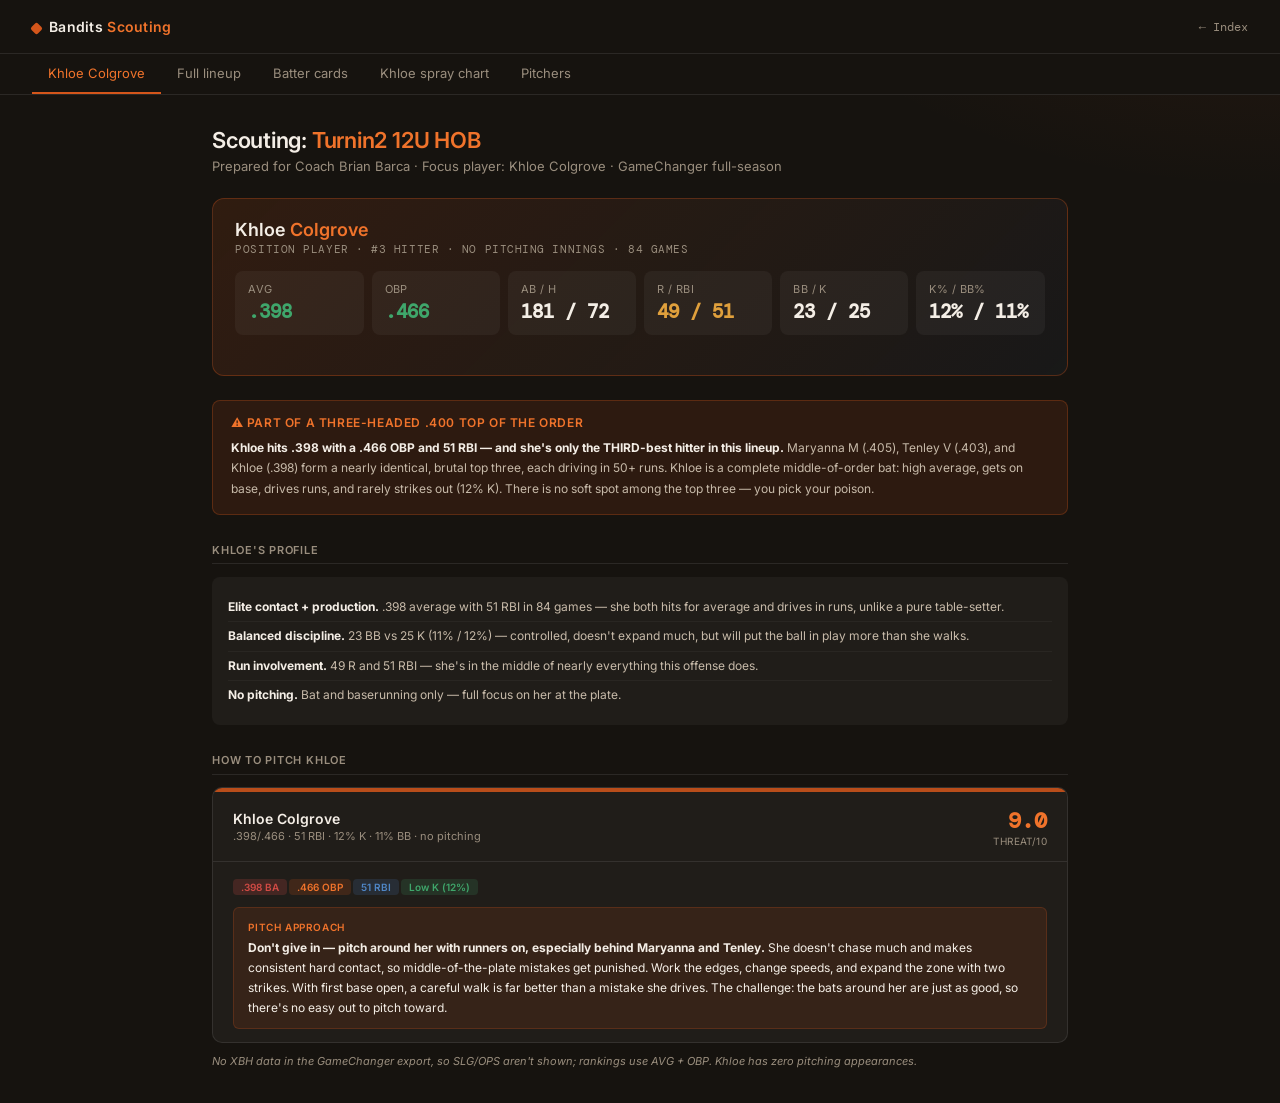
<file: scout-turnin2-12u-hob.html>
<!DOCTYPE html>
<html lang="en">
<head>
<meta charset="UTF-8">
<meta name="viewport" content="width=device-width,initial-scale=1.0">
<title>Turnin2 12U HOB Scouting — Bandits</title>
<link href="https://fonts.googleapis.com/css2?family=Inter:wght@400;500;600&family=DM+Mono:wght@400;500&display=swap" rel="stylesheet">
<link rel="stylesheet" href="style.css">
</head>
<body>
<nav class="topbar">
  <a href="index.html" class="logo"><span class="mark"></span>Bandits <span>Scouting</span></a>
  <a href="index.html" class="back">← Index</a>
</nav>

<div class="tabs">
  <button class="tab active" onclick="show('overview',this)">Khloe Colgrove</button>
  <button class="tab" onclick="show('lineup',this)">Full lineup</button>
  <button class="tab" onclick="show('batters',this)">Batter cards</button>
  <button class="tab" onclick="show('spray',this)">Khloe spray chart</button>
  <button class="tab" onclick="show('pitchers',this)">Pitchers</button>
</div>

<!-- ===================== OVERVIEW / KHLOE ===================== -->
<div class="section active" id="overview">
  <h1>Scouting: <span>Turnin2 12U HOB</span></h1>
  <p class="sub">Prepared for Coach Brian Barca · Focus player: Khloe Colgrove · GameChanger full-season</p>

  <div class="feat">
    <div class="feat-name">Khloe <span>Colgrove</span></div>
    <div class="feat-tag">Position player · #3 hitter · No pitching innings · 84 games</div>
    <div class="mg" style="margin-top:.75rem;">
      <div class="mc"><div class="l">AVG</div><div class="v" style="color:var(--green);">.398</div></div>
      <div class="mc"><div class="l">OBP</div><div class="v" style="color:var(--green);">.466</div></div>
      <div class="mc"><div class="l">AB / H</div><div class="v">181 / 72</div></div>
      <div class="mc"><div class="l">R / RBI</div><div class="v" style="color:var(--gold);">49 / 51</div></div>
      <div class="mc"><div class="l">BB / K</div><div class="v">23 / 25</div></div>
      <div class="mc"><div class="l">K% / BB%</div><div class="v">12% / 11%</div></div>
    </div>
  </div>

  <div class="alert">
    <div class="alert-title">⚠ Part of a three-headed .400 top of the order</div>
    <div class="alert-body"><strong>Khloe hits .398 with a .466 OBP and 51 RBI — and she's only the THIRD-best hitter in this lineup.</strong> Maryanna M (.405), Tenley V (.403), and Khloe (.398) form a nearly identical, brutal top three, each driving in 50+ runs. Khloe is a complete middle-of-order bat: high average, gets on base, drives runs, and rarely strikes out (12% K). There is no soft spot among the top three — you pick your poison.</div>
  </div>

  <div class="sl">Khloe's profile</div>
  <div class="box">
    <div class="box-item"><strong>Elite contact + production.</strong> .398 average with 51 RBI in 84 games — she both hits for average and drives in runs, unlike a pure table-setter.</div>
    <div class="box-item"><strong>Balanced discipline.</strong> 23 BB vs 25 K (11% / 12%) — controlled, doesn't expand much, but will put the ball in play more than she walks.</div>
    <div class="box-item"><strong>Run involvement.</strong> 49 R and 51 RBI — she's in the middle of nearly everything this offense does.</div>
    <div class="box-item"><strong>No pitching.</strong> Bat and baserunning only — full focus on her at the plate.</div>
  </div>

  <div class="sl">How to pitch Khloe</div>
  <div class="hc">
    <div style="height:4px;background:var(--orange);opacity:.85;"></div>
    <div class="hc-hdr">
      <div><div class="hc-name">Khloe Colgrove</div><div class="hc-pos">.398/.466 · 51 RBI · 12% K · 11% BB · no pitching</div></div>
      <div><div class="hc-t" style="color:var(--orange-bright);">9.0</div><div class="hc-tl">Threat/10</div></div>
    </div>
    <div class="hc-body">
      <div style="margin-bottom:.75rem;"><span class="pill pr">.398 BA</span><span class="pill pw">.466 OBP</span><span class="pill pb">51 RBI</span><span class="pill pg">Low K (12%)</span></div>
      <div class="approach"><div class="al">Pitch approach</div><strong>Don't give in — pitch around her with runners on, especially behind Maryanna and Tenley.</strong> She doesn't chase much and makes consistent hard contact, so middle-of-the-plate mistakes get punished. Work the edges, change speeds, and expand the zone with two strikes. With first base open, a careful walk is far better than a mistake she drives. The challenge: the bats around her are just as good, so there's no easy out to pitch toward.</div>
    </div>
  </div>
  <p class="note">No XBH data in the GameChanger export, so SLG/OPS aren't shown; rankings use AVG + OBP. Khloe has zero pitching appearances.</p>
</div>

<!-- ===================== FULL LINEUP ===================== -->
<div class="section" id="lineup">
  <h1>Full lineup</h1>
  <p class="sub">Turnin2 12U HOB · qualified hitters (40+ AB) sorted by AVG · ⚾ = also pitches</p>
  <table class="lineup-table">
    <thead><tr><th>Player</th><th>AB</th><th>AVG</th><th>OBP</th><th>K%</th><th>BB%</th><th>RBI</th><th>R</th><th>Pit</th></tr></thead>
    <tbody>
      <tr><td><strong>Maryanna M</strong></td><td>200</td><td style="color:var(--green);">.405</td><td>.469</td><td>11%</td><td>11%</td><td>54</td><td>64</td><td>⚾</td></tr>
      <tr><td><strong>Tenley V</strong></td><td>191</td><td style="color:var(--green);">.403</td><td>.470</td><td>13%</td><td>11%</td><td>50</td><td>55</td><td>⚾</td></tr>
      <tr style="background:var(--orange-soft);"><td><strong>Khloe C</strong></td><td>181</td><td style="color:var(--green);">.398</td><td style="color:var(--gold);">.466</td><td>12%</td><td>11%</td><td style="color:var(--gold);">51</td><td>49</td><td></td></tr>
      <tr><td><strong>Madi B</strong></td><td>74</td><td style="color:var(--green);">.392</td><td>.430</td><td>14%</td><td>6%</td><td>20</td><td>25</td><td>⚾</td></tr>
      <tr><td><strong>Phelan G</strong></td><td>163</td><td style="color:var(--gold);">.350</td><td>.436</td><td>18%</td><td>13%</td><td>30</td><td>67</td><td></td></tr>
      <tr><td><strong>Finley H</strong></td><td>190</td><td style="color:var(--gold);">.342</td><td>.375</td><td>12%</td><td>5%</td><td>41</td><td>46</td><td></td></tr>
      <tr><td><strong>Hazel J</strong></td><td>146</td><td style="color:var(--gold);">.342</td><td>.425</td><td>15%</td><td>13%</td><td>36</td><td>27</td><td></td></tr>
      <tr><td><strong>Kenna R</strong></td><td>161</td><td>.317</td><td>.409</td><td>17%</td><td>13%</td><td>34</td><td>52</td><td>⚾</td></tr>
      <tr><td><strong>Lexi S</strong></td><td>178</td><td>.315</td><td>.378</td><td style="color:var(--green);">9%</td><td>9%</td><td>30</td><td>70</td><td></td></tr>
      <tr><td><strong>Elena S</strong></td><td>170</td><td>.312</td><td>.378</td><td>18%</td><td>10%</td><td>31</td><td>39</td><td></td></tr>
      <tr><td><strong>Allison O</strong></td><td>109</td><td>.266</td><td>.420</td><td style="color:var(--red);">22%</td><td>21%</td><td>17</td><td>18</td><td>⚾</td></tr>
      <tr><td><strong>Maddie F</strong></td><td>59</td><td>.153</td><td>.180</td><td>20%</td><td>3%</td><td>8</td><td>13</td><td></td></tr>
    </tbody>
  </table>
  <p class="note">Top-heavy and dangerous: three near-identical .400 hitters at 1-2-3 (Maryanna, Tenley, Khloe), each with 50+ RBI. Pressure points are lower — Allison O (22% K) and Maddie F (.153) are the weaker bats.</p>
</div>

<!-- ===================== BATTER CARDS ===================== -->
<div class="section" id="batters">
  <h1>Batter-by-batter approach</h1>
  <p class="sub">Turnin2 12U HOB · the .400 trio + key middle bats</p>

  <div class="hc">
    <div style="height:4px;background:var(--red);opacity:.7;"></div>
    <div class="hc-hdr"><div><div class="hc-name">Maryanna M</div><div class="hc-pos">#1 by AVG · 200 AB · two-way · staff workhorse</div></div><div><div class="hc-t" style="color:var(--red);">9.5</div><div class="hc-tl">Threat/10</div></div></div>
    <div class="hc-body">
      <div class="sg">
        <div><div class="sr"><span class="sl2">AVG</span><span class="sv" style="color:var(--red);">.405</span></div><div class="sr"><span class="sl2">OBP</span><span class="sv">.469</span></div><div class="sr"><span class="sl2">AB</span><span class="sv">200</span></div><div class="sr"><span class="sl2">RBI</span><span class="sv">54</span></div><div class="sr"><span class="sl2">Runs</span><span class="sv">64</span></div></div>
        <div><div class="sr"><span class="sl2">K rate</span><span class="sv">11%</span></div><div class="sr"><span class="sl2">BB rate</span><span class="sv">11%</span></div><div class="sr"><span class="sl2">BB</span><span class="sv">24</span></div><div class="sr"><span class="sl2">K</span><span class="sv">24</span></div><div style="margin-top:.5rem;"><span class="pill pr">Team-high RBI</span><span class="pill pw">Two-way</span></div></div>
      </div>
      <div class="approach"><div class="al">Pitch approach</div><strong>The engine — team-high 54 RBI and 64 R.</strong> Big sample (200 AB), elite both ways. Don't give her anything middle; work edges and change speeds. This is the at-bat you least want to lose.</div>
    </div>
  </div>

  <div class="hc">
    <div style="height:4px;background:var(--red);opacity:.7;"></div>
    <div class="hc-hdr"><div><div class="hc-name">Tenley V</div><div class="hc-pos">#2 by AVG · 191 AB · ace pitcher (160 K)</div></div><div><div class="hc-t" style="color:var(--red);">9.5</div><div class="hc-tl">Threat/10</div></div></div>
    <div class="hc-body">
      <div class="sg">
        <div><div class="sr"><span class="sl2">AVG</span><span class="sv" style="color:var(--red);">.403</span></div><div class="sr"><span class="sl2">OBP</span><span class="sv">.470</span></div><div class="sr"><span class="sl2">AB</span><span class="sv">191</span></div><div class="sr"><span class="sl2">RBI</span><span class="sv">50</span></div><div class="sr"><span class="sl2">Runs</span><span class="sv">55</span></div></div>
        <div><div class="sr"><span class="sl2">K rate</span><span class="sv">13%</span></div><div class="sr"><span class="sl2">BB rate</span><span class="sv">11%</span></div><div class="sr"><span class="sl2">BB</span><span class="sv">29</span></div><div class="sr"><span class="sl2">K</span><span class="sv">29</span></div><div style="margin-top:.5rem;"><span class="pill pr">.403 BA</span><span class="pill pw">Two-way ace</span></div></div>
      </div>
      <div class="approach"><div class="al">Pitch approach</div><strong>Best all-around player — full caution.</strong> .403 with 50 RBI plus she's the staff ace (127 IP, 3.41 ERA, 160 K). Highest OBP in the lineup (.470). Locate everything; never challenge her in the zone with runners on.</div>
    </div>
  </div>

  <div class="hc">
    <div style="height:4px;background:var(--orange);opacity:.85;"></div>
    <div class="hc-hdr"><div><div class="hc-name">Khloe C</div><div class="hc-pos">#3 by AVG · 181 AB · 51 RBI · focus player</div></div><div><div class="hc-t" style="color:var(--orange-bright);">9.0</div><div class="hc-tl">Threat/10</div></div></div>
    <div class="hc-body">
      <div class="sg">
        <div><div class="sr"><span class="sl2">AVG</span><span class="sv" style="color:var(--green);">.398</span></div><div class="sr"><span class="sl2">OBP</span><span class="sv" style="color:var(--gold);">.466</span></div><div class="sr"><span class="sl2">AB</span><span class="sv">181</span></div><div class="sr"><span class="sl2">RBI</span><span class="sv">51</span></div><div class="sr"><span class="sl2">Runs</span><span class="sv">49</span></div></div>
        <div><div class="sr"><span class="sl2">K rate</span><span class="sv" style="color:var(--green);">12%</span></div><div class="sr"><span class="sl2">BB rate</span><span class="sv">11%</span></div><div class="sr"><span class="sl2">BB</span><span class="sv">23</span></div><div class="sr"><span class="sl2">K</span><span class="sv">25</span></div><div style="margin-top:.5rem;"><span class="pill pr">.398 BA</span><span class="pill pb">51 RBI</span><span class="pill pg">12% K</span></div></div>
      </div>
      <div class="approach"><div class="al">Pitch approach</div><strong>Pitch around her with runners on — don't give in.</strong> Consistent hard contact, low chase, 51 RBI. Mistakes over the plate get driven. Work the edges, expand with two strikes; with first base open, a careful walk beats a mistake. No soft bat behind her to pitch toward.</div>
    </div>
  </div>

  <div class="hc">
    <div style="height:4px;background:var(--gold);opacity:.8;"></div>
    <div class="hc-hdr"><div><div class="hc-name">Phelan G</div><div class="hc-pos">163 AB · table-setter · team-high 67 R</div></div><div><div class="hc-t" style="color:var(--gold);">8.0</div><div class="hc-tl">Threat/10</div></div></div>
    <div class="hc-body">
      <div class="sg">
        <div><div class="sr"><span class="sl2">AVG</span><span class="sv" style="color:var(--gold);">.350</span></div><div class="sr"><span class="sl2">OBP</span><span class="sv">.436</span></div><div class="sr"><span class="sl2">AB</span><span class="sv">163</span></div><div class="sr"><span class="sl2">RBI</span><span class="sv">30</span></div><div class="sr"><span class="sl2">Runs</span><span class="sv">67</span></div></div>
        <div><div class="sr"><span class="sl2">K rate</span><span class="sv">18%</span></div><div class="sr"><span class="sl2">BB rate</span><span class="sv">13%</span></div><div class="sr"><span class="sl2">BB</span><span class="sv">25</span></div><div class="sr"><span class="sl2">K</span><span class="sv">33</span></div><div style="margin-top:.5rem;"><span class="pill pw">.436 OBP</span><span class="pill pb">67 R</span></div></div>
      </div>
      <div class="approach"><div class="al">Pitch approach</div><strong>Run-scoring catalyst — team-high 67 runs.</strong> Likely hitting in front of the .400 trio; getting her out keeps runners off the bases for the big bats. Higher K rate (18%) than the top three — go after her, get ahead, and keep her off base.</div>
    </div>
  </div>

  <div class="hc">
    <div style="height:4px;background:var(--gold);opacity:.8;"></div>
    <div class="hc-hdr"><div><div class="hc-name">Finley H</div><div class="hc-pos">190 AB · 41 RBI · aggressive (5% BB)</div></div><div><div class="hc-t" style="color:var(--gold);">7.5</div><div class="hc-tl">Threat/10</div></div></div>
    <div class="hc-body">
      <div class="sg">
        <div><div class="sr"><span class="sl2">AVG</span><span class="sv" style="color:var(--gold);">.342</span></div><div class="sr"><span class="sl2">OBP</span><span class="sv">.375</span></div><div class="sr"><span class="sl2">AB</span><span class="sv">190</span></div><div class="sr"><span class="sl2">RBI</span><span class="sv">41</span></div><div class="sr"><span class="sl2">Runs</span><span class="sv">46</span></div></div>
        <div><div class="sr"><span class="sl2">K rate</span><span class="sv">12%</span></div><div class="sr"><span class="sl2">BB rate</span><span class="sv" style="color:var(--green);">5%</span></div><div class="sr"><span class="sl2">BB</span><span class="sv">10</span></div><div class="sr"><span class="sl2">K</span><span class="sv">25</span></div><div style="margin-top:.5rem;"><span class="pill pb">41 RBI</span><span class="pill pw">Free swinger</span></div></div>
      </div>
      <div class="approach"><div class="al">Pitch approach</div><strong>Productive but impatient — only 5% walk rate.</strong> 41 RBI means she's a real RBI threat, but she'll expand the zone. Pitch her off the plate early; she'll chase before she takes a walk. Don't groove one trying to get ahead.</div>
    </div>
  </div>
</div>

<!-- ===================== SPRAY CHART ===================== -->
<div class="section" id="spray">
  <h1>Khloe Colgrove — <span>spray chart</span></h1>
  <p class="sub">Where she puts the ball in play · 231 plate appearances · GameChanger play-by-play</p>

  <div class="alert">
    <div class="alert-title">⚠ Pulls hard to left-center — beat her with the shortstop</div>
    <div class="alert-body"><strong>Khloe sprays line drives to left and center, where she's nearly automatic (.882 on balls to LF, .793 to CF), but a huge share of her outs come at shortstop — 59 of her 116 in-play outs were fielded by the SS.</strong> She's a left-center, line-drive hitter who beats you in the gaps; the ground balls she can't keep off the left-side infield are where she makes outs. Position your shortstop deep and toward the hole, and don't let outfielders play her to right.</div>
  </div>

  <div class="sl">Hit distribution by field</div>
  <div style="background:var(--surface);border:1px solid var(--line);border-radius:12px;padding:1.25rem;margin-bottom:1.25rem;">
    <svg viewBox="0 0 400 360" xmlns="http://www.w3.org/2000/svg" style="width:100%;max-width:440px;display:block;margin:0 auto;font-family:'DM Mono',monospace;">
      <!-- outfield arc -->
      <path d="M 200 320 L 40 160 A 226 226 0 0 1 360 160 Z" fill="rgba(255,255,255,.03)" stroke="var(--line)" stroke-width="1"/>
      <!-- field thirds dividers -->
      <line x1="200" y1="320" x2="93" y2="93" stroke="var(--line)" stroke-width="1" stroke-dasharray="4 4"/>
      <line x1="200" y1="320" x2="307" y2="93" stroke="var(--line)" stroke-width="1" stroke-dasharray="4 4"/>
      <!-- infield diamond -->
      <path d="M 200 320 L 245 275 L 200 230 L 155 275 Z" fill="rgba(212,86,27,.06)" stroke="var(--line)" stroke-width="1"/>

      <!-- ZONE BUBBLES: radius ~ volume, color = hit (green) vs out-heavy (red) -->
      <!-- LF: 30H/4O -> elite -->
      <circle cx="110" cy="150" r="34" fill="rgba(63,166,107,.30)" stroke="var(--green)" stroke-width="1.5"/>
      <text x="110" y="146" text-anchor="middle" font-size="13" font-weight="600" fill="var(--ink)">LF</text>
      <text x="110" y="162" text-anchor="middle" font-size="10" fill="var(--green)">.882</text>
      <!-- CF: 23H/6O -->
      <circle cx="200" cy="120" r="30" fill="rgba(63,166,107,.26)" stroke="var(--green)" stroke-width="1.5"/>
      <text x="200" y="116" text-anchor="middle" font-size="13" font-weight="600" fill="var(--ink)">CF</text>
      <text x="200" y="132" text-anchor="middle" font-size="10" fill="var(--green)">.793</text>
      <!-- RF: 9H/10O -->
      <circle cx="290" cy="150" r="20" fill="rgba(224,160,60,.22)" stroke="var(--gold)" stroke-width="1.5"/>
      <text x="290" y="147" text-anchor="middle" font-size="12" font-weight="600" fill="var(--ink)">RF</text>
      <text x="290" y="162" text-anchor="middle" font-size="9" fill="var(--gold)">.474</text>
      <!-- SS: 10H/59O -> out magnet -->
      <circle cx="163" cy="232" r="36" fill="rgba(210,75,69,.30)" stroke="var(--red)" stroke-width="1.5"/>
      <text x="163" y="228" text-anchor="middle" font-size="13" font-weight="600" fill="var(--ink)">SS</text>
      <text x="163" y="244" text-anchor="middle" font-size="10" fill="var(--red)">.145</text>
      <!-- 3B: 3H/12O -->
      <circle cx="243" cy="248" r="17" fill="rgba(210,75,69,.22)" stroke="var(--red)" stroke-width="1.5"/>
      <text x="243" y="245" text-anchor="middle" font-size="11" font-weight="600" fill="var(--ink)">3B</text>
      <text x="243" y="259" text-anchor="middle" font-size="8" fill="var(--red)">.200</text>
      <!-- 2B: 2H/10O -->
      <circle cx="237" cy="208" r="15" fill="rgba(210,75,69,.20)" stroke="var(--red)" stroke-width="1.5"/>
      <text x="237" y="206" text-anchor="middle" font-size="10" font-weight="600" fill="var(--ink)">2B</text>
      <text x="237" y="219" text-anchor="middle" font-size="8" fill="var(--red)">.167</text>
      <!-- 1B: 1H/8O -->
      <circle cx="270" cy="248" r="13" fill="rgba(210,75,69,.18)" stroke="var(--red)" stroke-width="1.5"/>
      <text x="270" y="246" text-anchor="middle" font-size="9" font-weight="600" fill="var(--ink)">1B</text>
      <!-- P: 0H/6O -->
      <circle cx="200" cy="262" r="11" fill="rgba(210,75,69,.16)" stroke="var(--red)" stroke-width="1.5"/>
      <text x="200" y="266" text-anchor="middle" font-size="9" font-weight="600" fill="var(--ink)">P</text>
      <!-- home plate -->
      <circle cx="200" cy="320" r="4" fill="var(--ink)"/>
      <text x="200" y="342" text-anchor="middle" font-size="9" fill="var(--muted)">HOME</text>
    </svg>
    <div style="display:flex;gap:18px;justify-content:center;flex-wrap:wrap;margin-top:.75rem;font-size:11px;font-family:'DM Mono',monospace;">
      <span><span style="display:inline-block;width:10px;height:10px;border-radius:50%;background:var(--green);vertical-align:middle;margin-right:5px;"></span>hit zone (high BA)</span>
      <span><span style="display:inline-block;width:10px;height:10px;border-radius:50%;background:var(--gold);vertical-align:middle;margin-right:5px;"></span>mixed</span>
      <span><span style="display:inline-block;width:10px;height:10px;border-radius:50%;background:var(--red);vertical-align:middle;margin-right:5px;"></span>out zone</span>
      <span style="color:var(--muted);">bubble size = balls fielded there · number = BA on balls to that zone</span>
    </div>
  </div>

  <div class="sl">By the numbers</div>
  <div class="mg">
    <div class="mc"><div class="l">In-play hits</div><div class="v" style="color:var(--green);">81</div><div class="s">+ 28 BB, 6 HBP</div></div>
    <div class="mc"><div class="l">XBH</div><div class="v" style="color:var(--gold);">27</div><div class="s">14 2B · 10 3B · 3 HR</div></div>
    <div class="mc"><div class="l">Pull (LF+3B)</div><div class="v">33 H</div><div class="s">of 49 balls</div></div>
    <div class="mc"><div class="l">Center</div><div class="v">35 H</div><div class="s">of 116 balls</div></div>
    <div class="mc"><div class="l">Oppo (RF+1B)</div><div class="v">10 H</div><div class="s">of 28 balls</div></div>
    <div class="mc"><div class="l">Outs at SS</div><div class="v" style="color:var(--red);">59</div><div class="s">her #1 out zone</div></div>
  </div>

  <div class="sl">Defensive positioning vs Khloe</div>
  <div class="box">
    <div class="box-item"><strong>Shortstop is the key.</strong> 69 balls went to the SS area — by far the most of any zone — and 59 were outs. Play your SS deep and shaded toward the 5-6 hole; that's where her hard ground balls get converted.</div>
    <div class="box-item"><strong>Don't cheat the outfield to right.</strong> She's a dead left-center hitter in the air — LF and CF combined for 53 hits and most of her extra-base damage. Keep your LF and CF honest and deep; the gap is where her doubles and triples land.</div>
    <div class="box-item"><strong>Right field is a low-volume escape.</strong> Only 28 balls went oppo and she hit just .474 there. Pitching her in (to push contact the other way) trades power for manageable contact.</div>
    <div class="box-item"><strong>10 triples</strong> tells you she runs well and finds the gaps — outfield communication and quick relays matter, don't let a gapper become a triple.</div>
  </div>
  <p class="note">Zones reflect the fielder who handled each ball in the GameChanger play log (231 deduplicated plate appearances). "BA" per zone = hits ÷ balls fielded in that zone. 3 inside-the-park HR included in hit totals. Spray inferred from fielder/landing location, not exact coordinates.</p>
</div>

<!-- ===================== PITCHERS ===================== -->
<div class="section" id="pitchers">
  <h1>Pitching staff</h1>
  <p class="sub">Turnin2 12U HOB · what to expect in the circle</p>

  <div class="sl">Full-season staff</div>
  <div class="staff-grid">
    <div class="staff-card" style="background:rgba(63,166,107,.07);border-color:rgba(63,166,107,.22);">
      <div class="staff-name">Lillian S</div>
      <div class="staff-stat" style="color:var(--green);">1.37</div>
      <div class="staff-sub">15.1 IP · 19 K (11.3/9)<br>WHIP 1.50 · small sample, sharp</div>
    </div>
    <div class="staff-card">
      <div class="staff-name">Tenley V <span style="color:var(--gold);">★</span></div>
      <div class="staff-stat">3.41</div>
      <div class="staff-sub">127.1 IP · 160 K (11.3/9)<br>WHIP 1.38 · workhorse ace</div>
    </div>
    <div class="staff-card">
      <div class="staff-name">Madi B</div>
      <div class="staff-stat">3.77</div>
      <div class="staff-sub">39.0 IP · 25 K (5.8/9)<br>WHIP 1.77 · contact-prone</div>
    </div>
    <div class="staff-card">
      <div class="staff-name">Maryanna M</div>
      <div class="staff-stat">3.78</div>
      <div class="staff-sub">107.1 IP · 94 K (7.9/9)<br>WHIP 1.48 · durable #2</div>
    </div>
    <div class="staff-card">
      <div class="staff-name">Allison O</div>
      <div class="staff-stat">4.25</div>
      <div class="staff-sub">128.1 IP · 90 K (6.3/9)<br>WHIP 1.61 · most innings, hittable</div>
    </div>
  </div>

  <div class="sl">Read on the staff</div>
  <div class="box">
    <div class="box-item"><strong>Tenley V is the ace to game-plan around.</strong> 127 innings, 160 K, 11.3 K/9, 1.38 WHIP — she misses bats and throws strikes. Expect her in the biggest games. Be ready to battle with two strikes.</div>
    <div class="box-item"><strong>Maryanna M is the durable #2.</strong> Similar innings load (107), more contact-oriented (7.9 K/9). Solid but more hittable than Tenley — put balls in play and make her defense work.</div>
    <div class="box-item"><strong>Allison O throws the most innings but is the most vulnerable.</strong> 4.25 ERA, 1.61 WHIP, 175 hits allowed in 128 IP. If she's in, attack early and often — base traffic is available.</div>
    <div class="box-item"><strong>Madi B (5.8 K/9, 1.77 WHIP) is a contact pitcher.</strong> Aggressive, early-count swings on hittable pitches will pay off against her.</div>
  </div>
  <p class="note">Counts are GameChanger season totals. K/9 derived from IP and SO. Kenna R (3 IP) omitted as noise.</p>
</div>

<script>
function show(id,btn){
  document.querySelectorAll('.section').forEach(s=>s.classList.remove('active'));
  document.querySelectorAll('.tab').forEach(t=>t.classList.remove('active'));
  document.getElementById(id).classList.add('active');
  btn.classList.add('active');
  window.scrollTo({top:0,behavior:'smooth'});
}
</script>
</body>
</html>
</file>
<file: style.css>
/* ===========================================================
   Bandits Scouting — shared theme
   Burnt orange + charcoal
   =========================================================== */
:root{
  --bg:#16130F;          /* deep charcoal-brown */
  --bg-2:#1F1B16;        /* panel charcoal */
  --surface:rgba(255,255,255,.045);
  --surface-2:rgba(255,255,255,.07);
  --line:rgba(255,255,255,.09);
  --ink:#F4EEE6;         /* warm off-white */
  --muted:#9A8E7E;       /* warm grey */
  --orange:#D4561B;      /* burnt orange */
  --orange-bright:#F0732B;
  --orange-soft:rgba(212,86,27,.12);
  --green:#3FA66B;
  --red:#D24B45;
  --blue:#4F86C6;
  --gold:#E0A03C;
  --radius:10px;
  --mono:'DM Mono',ui-monospace,monospace;
  --sans:'Inter',system-ui,-apple-system,sans-serif;
}
*{box-sizing:border-box;margin:0;padding:0;}
body{font-family:var(--sans);background:var(--bg);color:var(--ink);min-height:100vh;
  background-image:radial-gradient(900px 500px at 100% -10%,rgba(212,86,27,.10),transparent 60%);}

/* top bar */
.topbar{display:flex;align-items:center;justify-content:space-between;padding:0 2rem;height:54px;
  border-bottom:1px solid var(--line);position:sticky;top:0;background:var(--bg);z-index:100;}
.logo{font-size:14px;font-weight:600;color:var(--ink);text-decoration:none;letter-spacing:.02em;}
.logo span{color:var(--orange-bright);}
.logo .mark{display:inline-block;width:9px;height:9px;background:var(--orange);border-radius:2px;
  transform:rotate(45deg);margin-right:8px;vertical-align:middle;}
.back{font-size:12px;color:var(--muted);text-decoration:none;font-family:var(--mono);}
.back:hover{color:var(--orange-bright);}

/* headings */
h1{font-size:22px;font-weight:600;margin-bottom:.3rem;letter-spacing:-.01em;}
h1 span{color:var(--orange-bright);}
.sub{font-size:13px;color:var(--muted);margin-bottom:1.5rem;}
.sl{font-size:11px;font-weight:600;text-transform:uppercase;letter-spacing:.07em;color:var(--muted);
  margin:1.75rem 0 .8rem;padding-bottom:.4rem;border-bottom:1px solid var(--line);}
.sl:first-child{margin-top:0;}

/* tabs */
.tabs{display:flex;border-bottom:1px solid var(--line);position:sticky;top:54px;background:var(--bg);
  z-index:90;padding:0 2rem;overflow-x:auto;}
.tab{padding:11px 16px;font-size:13px;cursor:pointer;color:var(--muted);border:none;background:none;
  border-bottom:2px solid transparent;font-family:var(--sans);white-space:nowrap;}
.tab.active{color:var(--orange-bright);border-bottom-color:var(--orange);}

/* sections / layout */
.section{display:none;max-width:920px;margin:0 auto;padding:2rem;}
.section.active{display:block;}
.wrap{max-width:920px;margin:0 auto;padding:2rem;}

/* metric cards */
.mg{display:grid;grid-template-columns:repeat(auto-fit,minmax(110px,1fr));gap:8px;margin-bottom:1.25rem;}
.mc{background:var(--surface);border-radius:8px;padding:11px 13px;}
.mc .l{font-size:11px;color:var(--muted);margin-bottom:3px;text-transform:uppercase;letter-spacing:.04em;}
.mc .v{font-size:19px;font-weight:600;font-family:var(--mono);}
.mc .s{font-size:10px;color:var(--muted);margin-top:2px;}

/* alert / callout */
.alert{background:var(--orange-soft);border:1px solid rgba(212,86,27,.28);border-radius:8px;
  padding:.9rem 1.1rem;margin-bottom:1.25rem;}
.alert-title{font-size:12px;font-weight:600;color:var(--orange-bright);text-transform:uppercase;
  letter-spacing:.05em;margin-bottom:.5rem;}
.alert-body{font-size:12px;color:#C7BAA9;line-height:1.7;}
.alert-body strong{color:var(--ink);}

/* featured player block */
.feat{background:linear-gradient(135deg,rgba(212,86,27,.14),rgba(79,134,198,.05));
  border:1px solid rgba(212,86,27,.32);border-radius:12px;padding:1.25rem 1.4rem;margin-bottom:1.5rem;}
.feat-name{font-size:18px;font-weight:600;margin-bottom:.15rem;}
.feat-name span{color:var(--orange-bright);}
.feat-tag{font-size:11px;font-family:var(--mono);color:var(--muted);text-transform:uppercase;
  letter-spacing:.05em;margin-bottom:.9rem;}
.split-grid{display:grid;grid-template-columns:1fr 1fr;gap:10px;margin-top:.5rem;}
.split-card{background:var(--surface);border-radius:8px;padding:.85rem 1rem;}
.split-card .sct{font-size:10px;font-weight:600;text-transform:uppercase;letter-spacing:.06em;
  color:var(--muted);margin-bottom:.6rem;}
.split-card .sct.now{color:var(--green);}
.split-card .sct.prev{color:var(--blue);}

/* hitter / threat cards */
.hc{background:var(--surface);border:1px solid var(--line);border-radius:var(--radius);
  overflow:hidden;margin-bottom:10px;}
.hc-hdr{display:grid;grid-template-columns:1fr auto;gap:12px;align-items:center;
  padding:.85rem 1.25rem;border-bottom:1px solid var(--line);}
.hc-name{font-size:14px;font-weight:600;}
.hc-pos{font-size:11px;color:var(--muted);margin-top:2px;}
.hc-t{font-size:22px;font-weight:600;font-family:var(--mono);text-align:right;}
.hc-tl{font-size:10px;color:var(--muted);text-align:right;text-transform:uppercase;letter-spacing:.04em;}
.hc-body{padding:.85rem 1.25rem;}
.sg{display:grid;grid-template-columns:1fr 1fr;gap:1rem;margin-bottom:.75rem;}
.sr{display:flex;justify-content:space-between;padding:3px 0;border-bottom:1px solid rgba(255,255,255,.04);
  font-size:12px;}
.sr:last-child{border-bottom:none;}
.sl2{color:var(--muted);}
.sv{font-weight:600;font-family:var(--mono);}

/* pills */
.pill{display:inline-block;font-size:10px;font-weight:600;padding:2px 8px;border-radius:4px;margin:2px 2px 0 0;}
.pr{background:rgba(210,75,69,.2);color:var(--red);}
.pg{background:rgba(63,166,107,.16);color:var(--green);}
.pw{background:rgba(212,86,27,.18);color:var(--orange-bright);}
.pb{background:rgba(79,134,198,.16);color:var(--blue);}

/* approach box */
.approach{background:var(--orange-soft);border:1px solid rgba(212,86,27,.22);border-radius:6px;
  padding:.65rem .9rem;font-size:12px;color:var(--ink);line-height:1.65;margin-top:.75rem;}
.al{font-size:10px;font-weight:600;text-transform:uppercase;letter-spacing:.06em;
  color:var(--orange-bright);margin-bottom:3px;}

/* generic box list */
.box{background:var(--surface);border-radius:8px;padding:1rem;margin-bottom:1rem;}
.box-item{font-size:12px;color:#C7BAA9;line-height:1.7;padding:4px 0;border-bottom:1px solid rgba(255,255,255,.04);}
.box-item:last-child{border-bottom:none;}
.box-item strong{color:var(--ink);}

/* lineup table */
.lineup-table{width:100%;border-collapse:collapse;font-size:12px;background:var(--surface);
  border-radius:8px;overflow:hidden;}
.lineup-table th{text-align:left;padding:7px 10px;font-size:11px;color:var(--muted);
  border-bottom:1px solid var(--line);font-weight:500;text-transform:uppercase;letter-spacing:.04em;}
.lineup-table th:not(:first-child){text-align:right;}
.lineup-table td{padding:6px 10px;border-bottom:1px solid rgba(255,255,255,.04);}
.lineup-table td:not(:first-child){text-align:right;font-family:var(--mono);}
.lineup-table tr:last-child td{border-bottom:none;}
.lineup-table tr:hover td{background:rgba(255,255,255,.03);}

/* staff cards */
.staff-grid{display:grid;grid-template-columns:repeat(auto-fill,minmax(175px,1fr));gap:8px;margin-bottom:1.25rem;}
.staff-card{background:rgba(210,75,69,.06);border:1px solid rgba(210,75,69,.18);border-radius:8px;padding:.85rem 1rem;}
.staff-name{font-size:13px;font-weight:600;margin-bottom:.4rem;}
.staff-stat{font-family:var(--mono);font-size:22px;font-weight:500;color:var(--red);line-height:1;}
.staff-sub{font-size:11px;color:var(--muted);margin-top:3px;line-height:1.5;}

/* index scout grid */
.scout-grid{display:grid;grid-template-columns:repeat(auto-fill,minmax(240px,1fr));gap:14px;margin-top:1rem;}
.scout-link{display:block;text-decoration:none;background:var(--surface);border:1px solid var(--line);
  border-radius:var(--radius);padding:1.1rem 1.25rem;transition:border-color .15s,transform .15s,background .15s;}
.scout-link:hover{border-color:rgba(212,86,27,.5);background:var(--surface-2);transform:translateY(-2px);}
.scout-link .opp{font-size:15px;font-weight:600;color:var(--ink);margin-bottom:.25rem;}
.scout-link .meta{font-size:11px;color:var(--muted);font-family:var(--mono);}
.scout-link .arrow{float:right;color:var(--orange);font-size:16px;}
.placeholder{border-style:dashed;opacity:.6;}
.placeholder .opp{color:var(--muted);}

/* hero (index) */
.hero{padding:3rem 2rem 1rem;max-width:920px;margin:0 auto;}
.hero h1{font-size:30px;margin-bottom:.5rem;}
.hero .tagline{font-size:14px;color:var(--muted);max-width:560px;line-height:1.6;}
.badge{display:inline-block;font-family:var(--mono);font-size:11px;color:var(--orange-bright);
  background:var(--orange-soft);border:1px solid rgba(212,86,27,.25);border-radius:20px;
  padding:3px 12px;margin-bottom:1rem;letter-spacing:.04em;}

.note{font-size:11px;color:var(--muted);font-style:italic;margin-top:.5rem;line-height:1.6;}
.foot{max-width:920px;margin:2rem auto 3rem;padding:1.25rem 2rem 0;border-top:1px solid var(--line);
  font-size:11px;color:var(--muted);font-family:var(--mono);}

@media(max-width:600px){
  .sg,.split-grid{grid-template-columns:1fr;}
  .section,.wrap,.hero{padding:1.25rem 1rem;}
  .tabs{padding:0 1rem;}
  .mg{grid-template-columns:repeat(2,1fr);}
  .hero h1{font-size:24px;}
}
</file>
